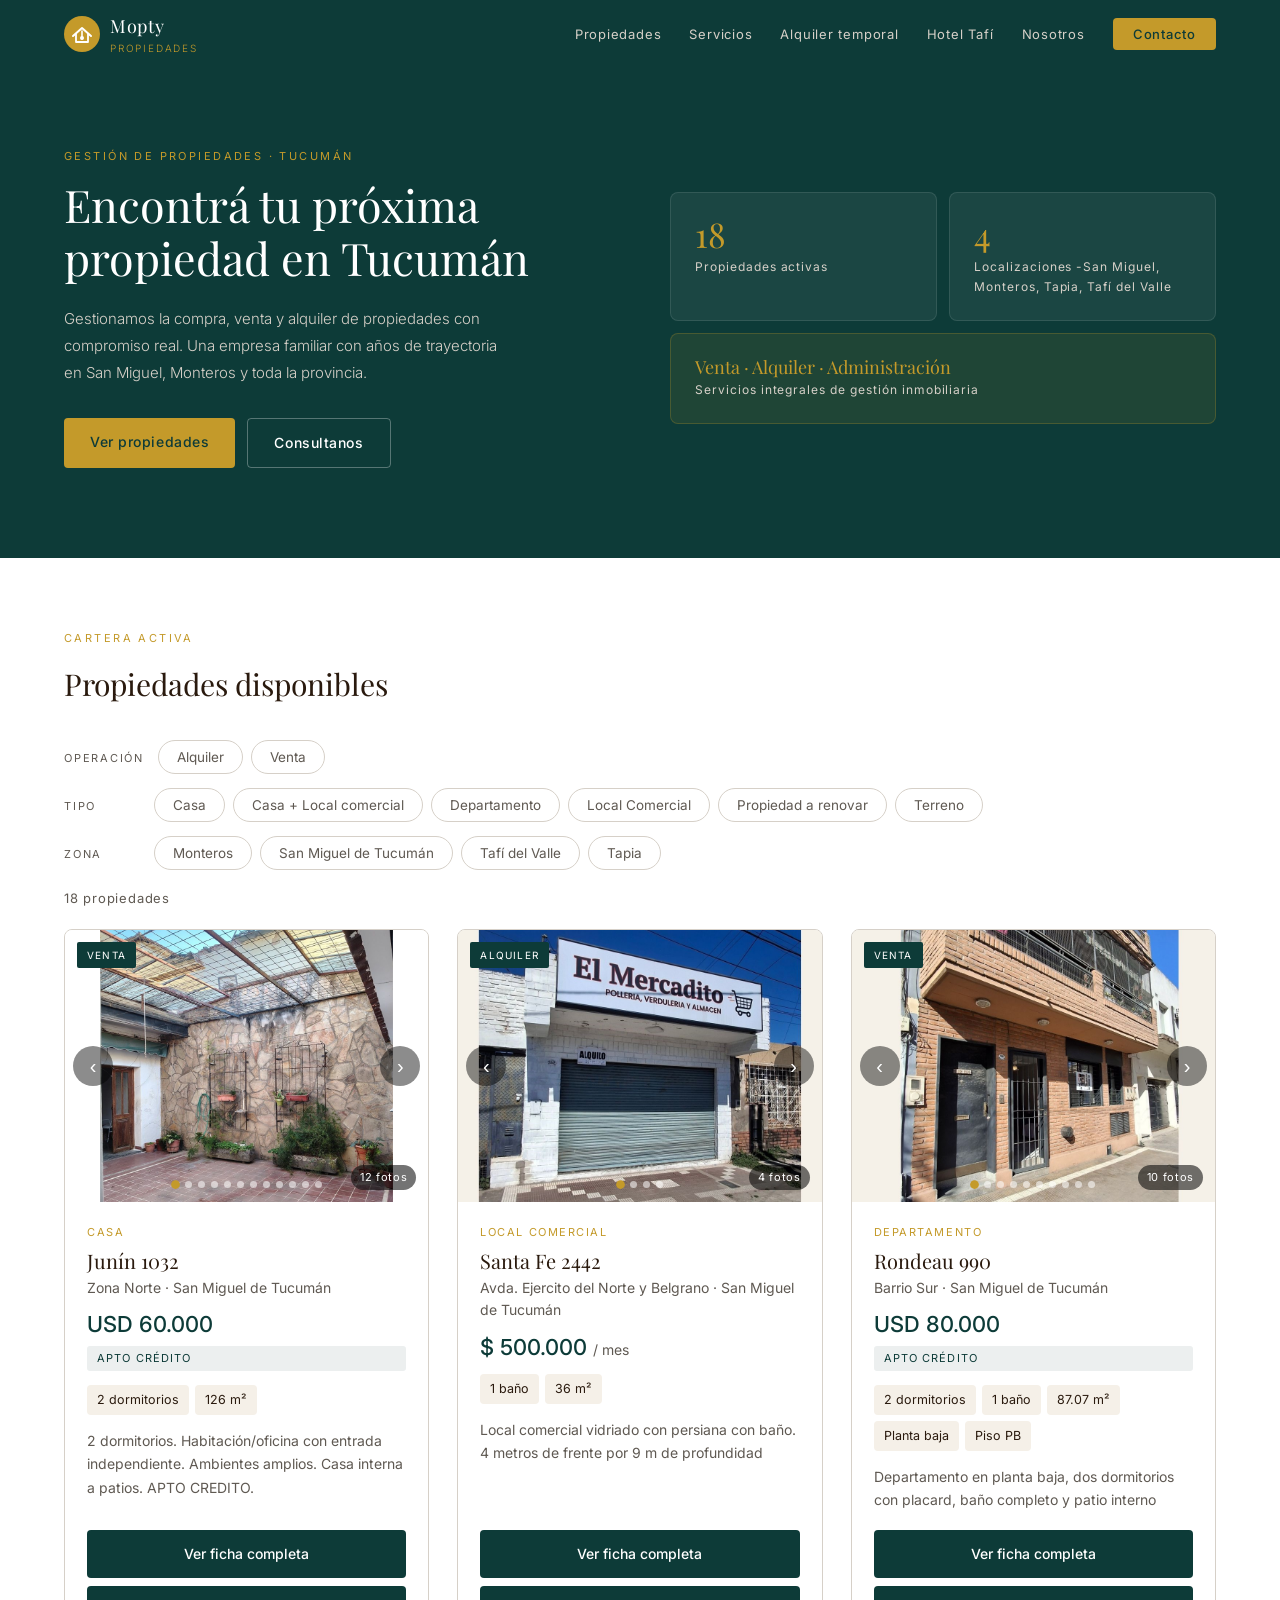
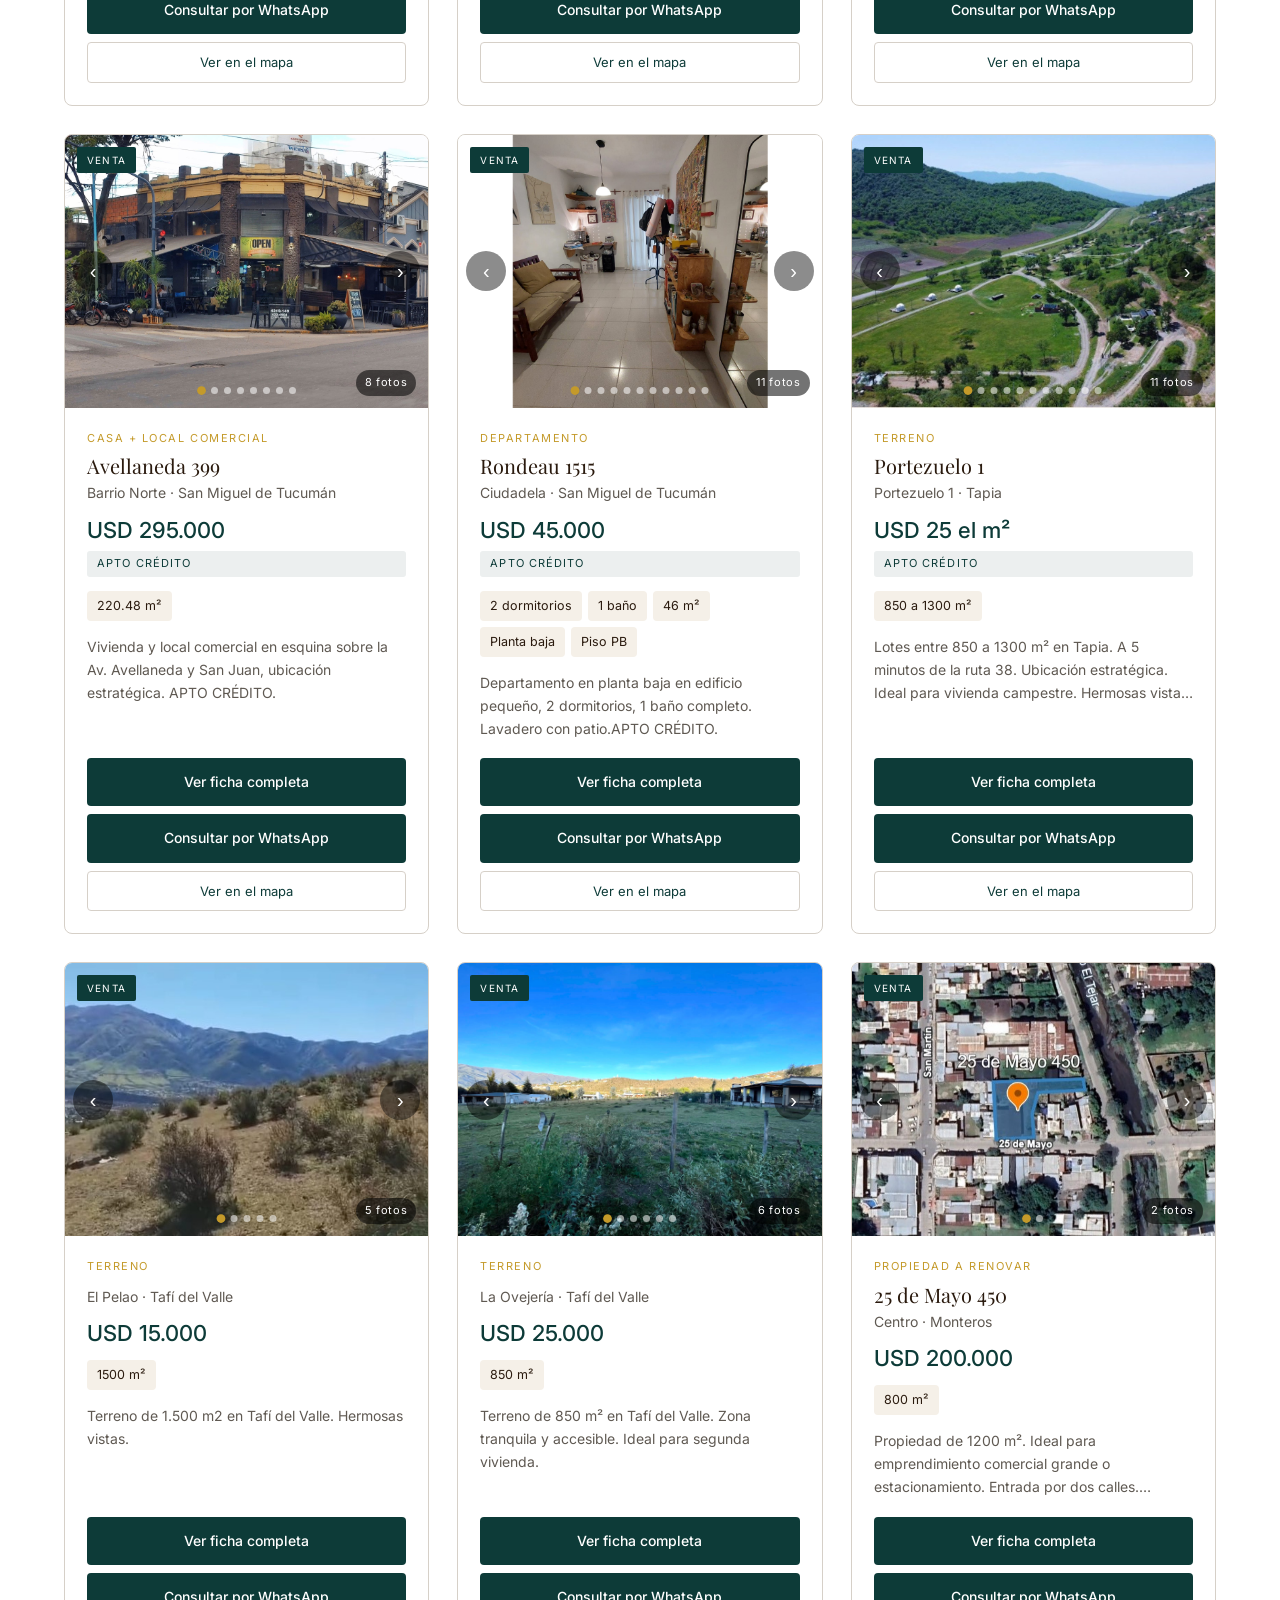
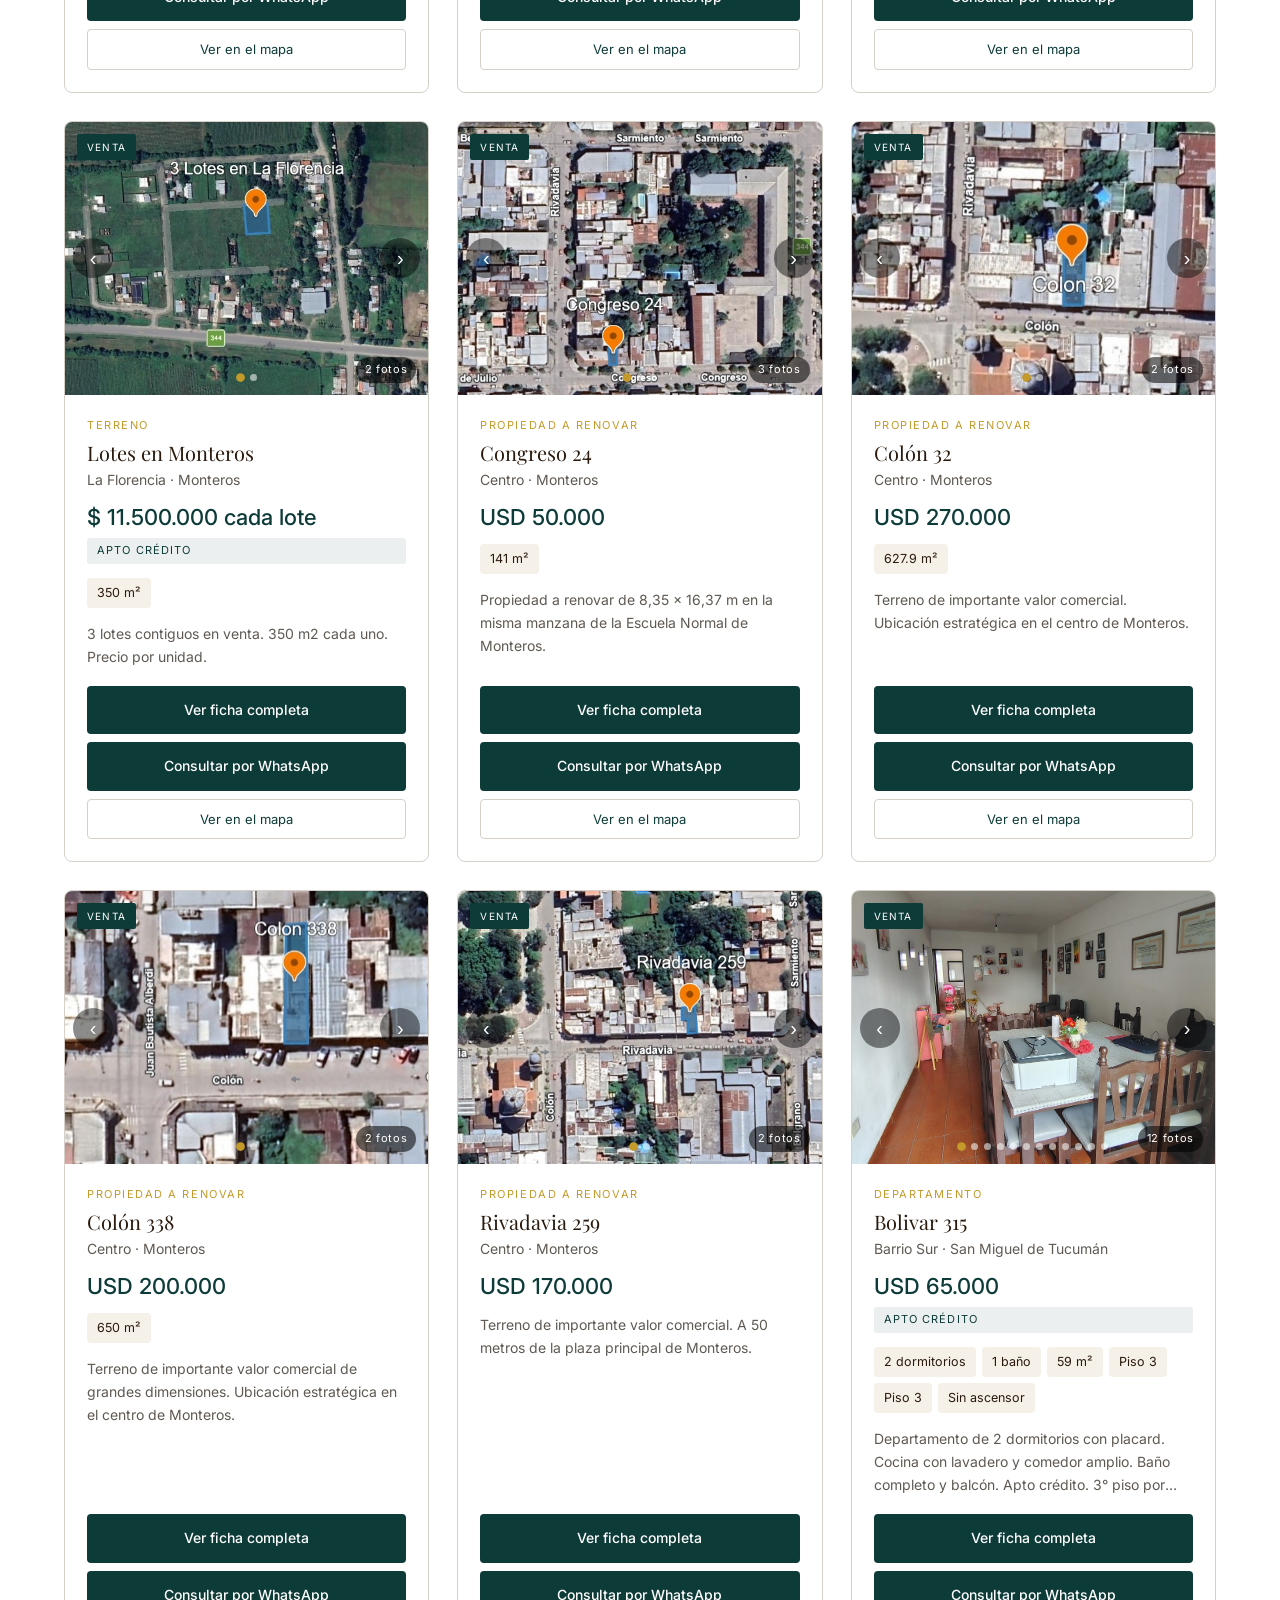
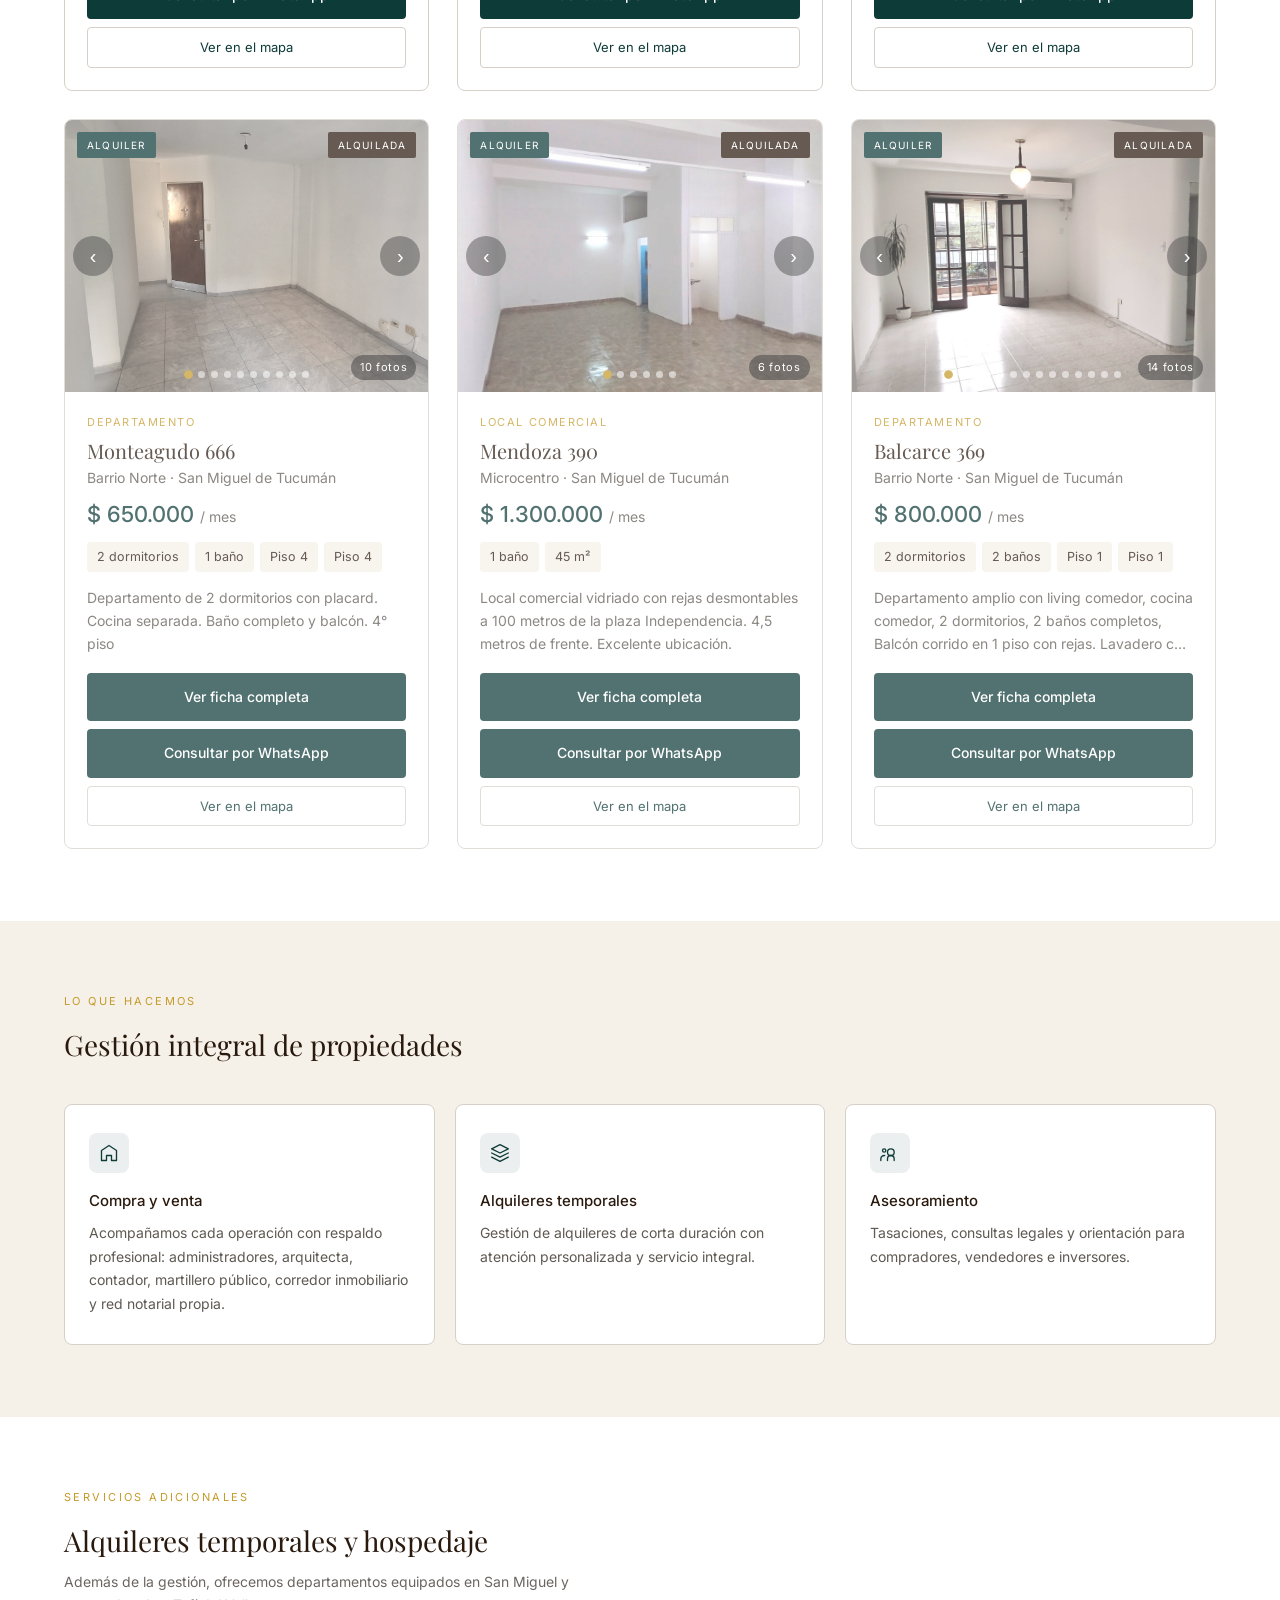
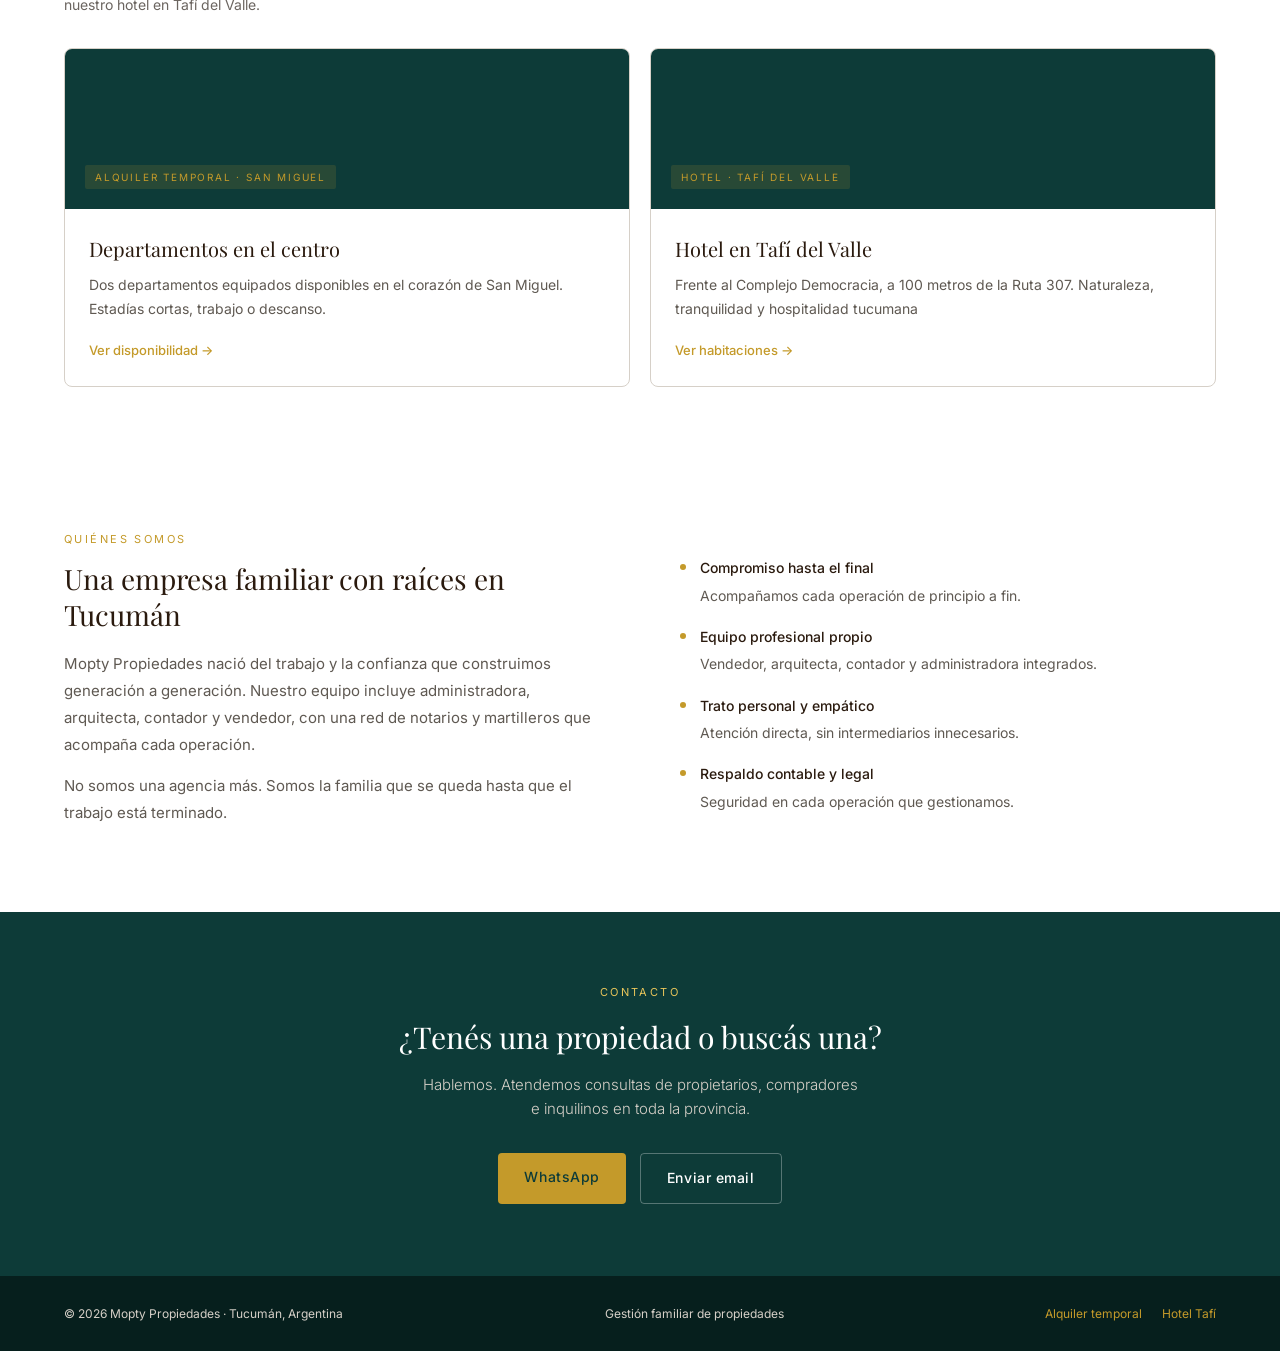
<file: index.html>
<!DOCTYPE html>
<html lang="es">
<head>
  <meta charset="UTF-8">
  <meta name="viewport" content="width=device-width, initial-scale=1.0">
  <meta name="description" content="Mopty Propiedades — Gestión, compraventa y alquileres en Tucumán. Departamentos, casas, terrenos y locales comerciales en San Miguel, Monteros y Tafí del Valle.">
  <title>Mopty Propiedades | Tucumán</title>
  <link rel="preconnect" href="https://fonts.googleapis.com">
  <link rel="preconnect" href="https://fonts.gstatic.com" crossorigin>
  <link href="https://fonts.googleapis.com/css2?family=Playfair+Display:wght@400;500&family=Inter:wght@300;400;500&display=swap" rel="stylesheet">
  <link rel="stylesheet" href="css/style.css">
</head>
<body>

<nav>
  <a href="/" class="nav-logo">
    <svg width="36" height="36" viewBox="0 0 36 36" fill="none">
      <circle cx="18" cy="18" r="18" fill="#C49A2A"/>
      <path d="M9 20L18 12L27 20" stroke="white" stroke-width="2" stroke-linecap="round" stroke-linejoin="round"/>
      <path d="M12 18V26H24V18" stroke="white" stroke-width="1.8" stroke-linecap="round" stroke-linejoin="round"/>
      <line x1="18" y1="15" x2="18" y2="23" stroke="white" stroke-width="1.6" stroke-linecap="round"/>
      <circle cx="18" cy="22" r="2" fill="white"/>
    </svg>
    <div class="nav-logo-text">Mopty<span>Propiedades</span></div>
  </a>
  <ul class="nav-links">
    <li><a href="#propiedades">Propiedades</a></li>
    <li><a href="#servicios">Servicios</a></li>
    <li><a href="departamentos/">Alquiler temporal</a></li>
    <li><a href="https://lavidalatafi.com.ar" target="_blank" rel="noopener">Hotel Tafí</a></li>
    <li><a href="#nosotros">Nosotros</a></li>
    <li><a href="#contacto" class="nav-cta">Contacto</a></li>
  </ul>
</nav>

<!-- HERO -->
<section class="hero">
  <div>
    <span class="eyebrow">Gestión de propiedades · Tucumán</span>
    <h1>Encontrá tu próxima propiedad en Tucumán</h1>
    <p class="hero-sub">Gestionamos la compra, venta y alquiler de propiedades con compromiso real. Una empresa familiar con años de trayectoria en San Miguel, Monteros y toda la provincia.</p>
    <div class="hero-actions">
      <a href="#propiedades" class="btn btn-gold">Ver propiedades</a>
      <a href="#contacto" class="btn btn-outline">Consultanos</a>
    </div>
  </div>
  <div class="hero-stats">
    <div class="stat-card">
      <div class="stat-num">18</div>
      <div class="stat-label">Propiedades activas</div>
    </div>
    <div class="stat-card">
      <div class="stat-num">4</div>
      <div class="stat-label">Localizaciones -San Miguel, Monteros, Tapia, Tafí del Valle</div>
    </div>
    <div class="stat-card accent" style="grid-column: span 2;">
      <div class="stat-num" style="font-size:18px; margin-bottom:4px;">Venta · Alquiler · Administración</div>
      <div class="stat-label">Servicios integrales de gestión inmobiliaria</div>
    </div>
  </div>
</section>

<!-- PROPIEDADES -->
<section class="propiedades-section" id="propiedades">
  <div class="section-header">
    <span class="eyebrow">Cartera activa</span>
    <h2>Propiedades disponibles</h2>
  </div>

  <!-- Los filtros se generan desde data/propiedades.json: nunca queda un filtro vacío -->
  <div class="filtros" id="filtros"></div>

  <div class="prop-count" id="prop-count"></div>

  <div class="propiedades-grid" id="propiedades-grid"></div>
</section>

<!-- SERVICIOS -->
<section class="servicios" id="servicios">
  <span class="eyebrow">Lo que hacemos</span>
  <h2 style="font-family:'Playfair Display',serif; font-size:28px; font-weight:400;">Gestión integral de propiedades</h2>
  <div class="servicios-grid">
    <div class="servicio-item">
      <div class="servicio-icon">
        <svg viewBox="0 0 24 24"><path d="M3 9L12 3L21 9V21H15V15H9V21H3V9Z"/></svg>
      </div>
      <h3>Compra y venta</h3>
      <p>Acompañamos cada operación con respaldo profesional: administradores, arquitecta, contador, martillero público, corredor inmobiliario y red notarial propia.</p>
    </div>
    <div class="servicio-item">
      <div class="servicio-icon">
        <svg viewBox="0 0 24 24"><path d="M12 2L2 7L12 12L22 7L12 2Z"/><path d="M2 17L12 22L22 17"/><path d="M2 12L12 17L22 12"/></svg>
      </div>
      <h3>Alquileres temporales</h3>
      <p>Gestión de alquileres de corta duración con atención personalizada y servicio integral.</p>
    </div>
    <div class="servicio-item">
      <div class="servicio-icon">
        <svg viewBox="0 0 24 24"><path d="M17 21V19A4 4 0 0 0 9 19V21"/><circle cx="13" cy="11" r="4"/><path d="M1 21V19A4 4 0 0 1 5.66 15.1"/><circle cx="5" cy="9" r="2"/></svg>
      </div>
      <h3>Asesoramiento</h3>
      <p>Tasaciones, consultas legales y orientación para compradores, vendedores e inversores.</p>
    </div>
  </div>
</section>

<!-- ALQUILERES TEMPORALES -->
<section class="temporales-section" id="temporal">
  <span class="eyebrow">Servicios adicionales</span>
  <h2 style="font-family:'Playfair Display',serif; font-size:28px; font-weight:400; margin-bottom:8px;">Alquileres temporales y hospedaje</h2>
  <p style="font-size:14px; color:#6B6560; max-width:520px;">Además de la gestión, ofrecemos departamentos equipados en San Miguel y nuestro hotel en Tafí del Valle.</p>
  <div class="temp-cards">
    <a href="departamentos/" class="temp-card">
      <div class="temp-card-header">
        <span>Alquiler temporal · San Miguel</span>
      </div>
      <div class="temp-card-body">
        <h3>Departamentos en el centro</h3>
        <p>Dos departamentos equipados disponibles en el corazón de San Miguel. Estadías cortas, trabajo o descanso.</p>
        <span class="temp-link">Ver disponibilidad →</span>
      </div>
    </a>
    <a href="https://lavidalatafi.com.ar" class="temp-card" target="_blank" rel="noopener">
      <div class="temp-card-header tafi">
        <span>Hotel · Tafí del Valle</span>
      </div>
      <div class="temp-card-body">
        <h3>Hotel en Tafí del Valle</h3>
        <p>Frente al Complejo Democracia, a 100 metros de la Ruta 307. Naturaleza, tranquilidad y hospitalidad tucumana</p>
        <span class="temp-link">Ver habitaciones →</span>
      </div>
    </a>
  </div>
</section>

<!-- NOSOTROS -->
<section class="about" id="nosotros">
  <div>
    <span class="eyebrow">Quiénes somos</span>
    <h2>Una empresa familiar con raíces en Tucumán</h2>
    <p>Mopty Propiedades nació del trabajo y la confianza que construimos generación a generación. Nuestro equipo incluye administradora, arquitecta, contador y vendedor, con una red de notarios y martilleros que acompaña cada operación.</p>
    <p>No somos una agencia más. Somos la familia que se queda hasta que el trabajo está terminado.</p>
  </div>
  <div class="valores">
    <div class="valor"><div class="valor-dot"></div><div class="valor-text"><strong>Compromiso hasta el final</strong><p>Acompañamos cada operación de principio a fin.</p></div></div>
    <div class="valor"><div class="valor-dot"></div><div class="valor-text"><strong>Equipo profesional propio</strong><p>Vendedor, arquitecta, contador y administradora integrados.</p></div></div>
    <div class="valor"><div class="valor-dot"></div><div class="valor-text"><strong>Trato personal y empático</strong><p>Atención directa, sin intermediarios innecesarios.</p></div></div>
    <div class="valor"><div class="valor-dot"></div><div class="valor-text"><strong>Respaldo contable y legal</strong><p>Seguridad en cada operación que gestionamos.</p></div></div>
  </div>
</section>

<!-- CONTACTO -->
<section class="contact-cta" id="contacto">
  <span class="eyebrow" style="color: var(--gold-lt);">Contacto</span>
  <h2>¿Tenés una propiedad o buscás una?</h2>
  <p>Hablemos. Atendemos consultas de propietarios, compradores e inquilinos en toda la provincia.</p>
  <div class="contact-btns">
    <a href="https://wa.me/5493815394603" class="btn btn-gold" target="_blank" rel="noopener">WhatsApp</a>
    <a href="mailto:moptypropiedades@gmail.com" class="btn btn-outline">Enviar email</a>
  </div>
</section>

<footer>
  <span>© <span id="anio">2025</span> Mopty Propiedades · Tucumán, Argentina</span>
  <span>Gestión familiar de propiedades</span>
  <div style="display:flex; gap:20px;">
    <a href="departamentos/">Alquiler temporal</a>
    <a href="https://lavidalatafi.com.ar" target="_blank" rel="noopener">Hotel Tafí</a>
  </div>
</footer>

<script>
/* =========================================================
   MOPTY PROPIEDADES — cartera de propiedades
   ========================================================= */

const WHATSAPP = '5493815394603';

const norm = v => (v == null ? '' : String(v)).trim().toLowerCase();
const esc = v => (v == null ? '' : String(v))
  .replace(/&/g, '&amp;').replace(/</g, '&lt;').replace(/>/g, '&gt;').replace(/"/g, '&quot;');

/* ---------- Estado de la vista ---------- */
const filtro = { operacion: null, tipo: null, zona: null };
let PROPS = [];

/* ---------- Carga ---------- */
async function cargarPropiedades() {
  const res = await fetch('data/propiedades.json');
  const props = await res.json();
  // Ocultas nunca se muestran. Las no disponibles y las sin fotos van al final.
  PROPS = props
    .filter(p => norm(p.estado) !== 'oculta')
    .sort((a, b) => puntaje(b) - puntaje(a));
  window._props = PROPS;
  construirFiltros(PROPS);
  aplicarFiltros();
}

function puntaje(p) {
  let s = 0;
  if (p.fotos && p.fotos.length) s += 2;
  const e = norm(p.estado);
  if (e === '' || e === 'activa') s += 1;
  return s;
}

/* ---------- Filtros generados desde los datos ---------- */
function unicos(lista) {
  const vistos = new Map();
  lista.forEach(v => {
    if (v == null || String(v).trim() === '') return;
    const k = norm(v);
    if (!vistos.has(k)) vistos.set(k, String(v).trim());
  });
  return [...vistos.values()].sort((a, b) => a.localeCompare(b, 'es'));
}

function construirFiltros(props) {
  const grupos = [
    { dim: 'operacion', titulo: 'Operación', valores: unicos(props.flatMap(p => p.actividad || [])) },
    { dim: 'tipo',      titulo: 'Tipo',      valores: unicos(props.map(p => p.tipo)) },
    { dim: 'zona',      titulo: 'Zona',      valores: unicos(props.map(p => p.ciudad)) }
  ];

  const cont = document.getElementById('filtros');
  cont.innerHTML = grupos.map(g => `
    <div class="filtro-grupo">
      <span class="filtro-label">${esc(g.titulo)}</span>
      <div class="filtro-row">
        ${g.valores.map(v => `
          <button type="button" class="filtro-btn" data-dim="${g.dim}" data-valor="${esc(v)}" aria-pressed="false">${esc(v)}</button>
        `).join('')}
      </div>
    </div>
  `).join('') + `
    <button type="button" class="filtro-reset" id="filtro-reset" hidden>Limpiar filtros</button>
  `;

  cont.querySelectorAll('.filtro-btn').forEach(btn => {
    btn.addEventListener('click', () => {
      const { dim, valor } = btn.dataset;
      // Volver a tocar el mismo filtro lo desactiva
      filtro[dim] = norm(filtro[dim]) === norm(valor) ? null : valor;
      aplicarFiltros();
    });
  });
  document.getElementById('filtro-reset').addEventListener('click', () => {
    filtro.operacion = filtro.tipo = filtro.zona = null;
    aplicarFiltros();
  });
}

function aplicarFiltros() {
  const filtradas = PROPS.filter(p => {
    if (filtro.operacion && !(p.actividad || []).some(a => norm(a) === norm(filtro.operacion))) return false;
    if (filtro.tipo && norm(p.tipo) !== norm(filtro.tipo)) return false;
    if (filtro.zona && norm(p.ciudad) !== norm(filtro.zona)) return false;
    return true;
  });

  document.querySelectorAll('.filtro-btn').forEach(b => {
    const activo = norm(filtro[b.dataset.dim]) === norm(b.dataset.valor);
    b.classList.toggle('active', activo);
    b.setAttribute('aria-pressed', activo ? 'true' : 'false');
  });
  const hayFiltro = !!(filtro.operacion || filtro.tipo || filtro.zona);
  document.getElementById('filtro-reset').hidden = !hayFiltro;

  const n = filtradas.length;
  document.getElementById('prop-count').textContent =
    n === 0 ? 'Sin resultados' : (n === 1 ? '1 propiedad' : n + ' propiedades');

  renderizar(filtradas);
}

/* ---------- Precio, superficie y características ---------- */
function formatPrecio(p) {
  if (p.precioDetalle) return esc(p.precioDetalle);
  if (!p.precio) return 'Consultar precio';
  // "/ mes" solo si la propiedad es únicamente alquiler (si también se vende, el precio es el de venta)
  const acts = p.actividad || [];
  const alquiler = acts.length > 0 && acts.every(a => norm(a).indexOf('alquiler') === 0);
  const m = norm(p.moneda);
  const simbolo = (m === 'usd' || m === 'u$s' || m === 'dolares') ? 'USD ' : '$ ';
  return simbolo + p.precio.toLocaleString('es-AR') + (alquiler ? ' <span class="prop-periodo">/ mes</span>' : '');
}

function chips(p) {
  const c = [];
  if (p.dormitorios) c.push(p.dormitorios + (p.dormitorios === 1 ? ' dormitorio' : ' dormitorios'));
  if (p.banos) c.push(p.banos + (p.banos === 1 ? ' baño' : ' baños'));
  if (p.cochera) c.push('Cochera');
  if (p.superficie) c.push(p.superficie + ' m²');
  if (p.superficieRango) c.push(p.superficieRango);
  if (p.piso) c.push(p.piso === 'PB' ? 'Planta baja' : 'Piso ' + p.piso);
  if (p.piso) c.push('Piso ' + p.piso);
  if (p.ascensor === true) c.push('Con ascensor');
  if (p.ascensor === false) c.push('Sin ascensor');
  if (p.amoblado) c.push('Amoblado');
  if (p.expensas) c.push('Expensas $ ' + Number(p.expensas).toLocaleString('es-AR'));
  if (!c.length) return '';
  return `<div class="prop-chips">${c.map(x => `<span class="prop-chip">${esc(x)}</span>`).join('')}</div>`;
}

function destacados(p) {
  const d = [];
  if (p.aptoCredito) d.push('Apto crédito');
  if (norm(p.estado) === 'reservada') d.push('Reservada');
  if (norm(p.estado) === 'vendida') d.push('Vendida');
  if (norm(p.estado) === 'alquilada') d.push('Alquilada');
  return d;
}

function mensajeWA(p) {
  const ref = [p.tipo, p.direccion, p.ciudad].filter(Boolean).join(' · ');
  return 'https://wa.me/' + WHATSAPP + '?text=' +
    encodeURIComponent('Hola Mopty, me interesa la propiedad: ' + ref + '. ¿Me pasan más información?');
}

/* ---------- Tarjetas ---------- */
function renderizar(props) {
  const grid = document.getElementById('propiedades-grid');

  if (!props.length) {
    grid.innerHTML = `
      <div class="prop-empty">
        <p>No hay propiedades con esta combinación de filtros.</p>
        <div class="prop-empty-actions">
          <button type="button" class="btn btn-verde" onclick="document.getElementById('filtro-reset').click()">Ver todas</button>
          <a class="btn btn-outline-verde" href="${mensajeWA({ tipo: 'una propiedad', direccion: '', ciudad: '' })}" target="_blank" rel="noopener">Contanos qué buscás</a>
        </div>
      </div>`;
    return;
  }

  grid.innerHTML = props.map(p => {
    const fotos = p.fotos || [];
    const tieneFotos = fotos.length > 0;
    const estado = norm(p.estado);
    const noDisponible = ['vendida', 'alquilada', 'reservada'].indexOf(estado) !== -1;

    const galeria = tieneFotos ? `
      <div class="prop-slides" id="ps-${p.id}" data-total="${fotos.length}">
        ${fotos.map((f, i) => i === 0
          ? `<img src="${esc(f)}" alt="${esc(p.tipo)} en ${esc(p.direccion)} — foto 1" width="800" height="600" fetchpriority="low">`
          : `<img data-src="${esc(f)}" alt="${esc(p.tipo)} en ${esc(p.direccion)} — foto ${i + 1}" width="800" height="600" loading="lazy">`
        ).join('')}
      </div>
      ${fotos.length > 1 ? `
        <button type="button" class="prop-slide-btn prev" aria-label="Foto anterior" onclick="slideP(event,'${p.id}',-1)">&#8249;</button>
        <button type="button" class="prop-slide-btn next" aria-label="Foto siguiente" onclick="slideP(event,'${p.id}',1)">&#8250;</button>
        <div class="prop-slide-dots" id="pd-${p.id}">
          ${fotos.map((_, i) => `<button type="button" class="prop-slide-dot ${i === 0 ? 'active' : ''}" aria-label="Ir a la foto ${i + 1}" onclick="slideP(event,'${p.id}',0,${i})"></button>`).join('')}
        </div>
        <span class="prop-fotos">${fotos.length} fotos</span>
      ` : ''}
    ` : `
      <div class="prop-sin-foto">
        <svg viewBox="0 0 24 24" aria-hidden="true"><path d="M3 9L12 3L21 9V21H15V15H9V21H3V9Z"/></svg>
        <span>Fotos en preparación</span>
      </div>`;

    return `
    <article class="prop-card${noDisponible ? ' no-disponible' : ''}">
      <div class="prop-card-img">
        ${galeria}
        <span class="prop-tag">${esc((p.actividad || []).join(' · '))}</span>
        ${noDisponible ? `<span class="prop-estado">${esc(destacados(p)[destacados(p).length - 1] || '')}</span>` : ''}
      </div>
      <div class="prop-card-body">
        <div class="prop-tipo">${esc(p.tipo)}</div>
        <h3 class="prop-direccion"><a href="propiedad.html?id=${p.id}">${esc(p.direccion)}</a></h3>
        <div class="prop-ciudad">${p.barrio ? esc(p.barrio) + ' · ' : ''}${esc(p.ciudad)}</div>
        <div class="prop-precio">${formatPrecio(p)}</div>
        ${p.aptoCredito ? `<span class="prop-credito">Apto crédito</span>` : ''}
        ${chips(p)}
        <p class="prop-desc">${esc(p.descripcion)}</p>
        <div class="prop-actions">
          <a class="prop-cta prop-cta-ficha" href="propiedad.html?id=${p.id}">Ver ficha completa</a>
          <a class="prop-cta" href="${mensajeWA(p)}" target="_blank" rel="noopener">Consultar por WhatsApp</a>
          ${p.mapa ? `<a class="prop-mapa" href="${esc(p.mapa)}" target="_blank" rel="noopener">Ver en el mapa</a>` : ''}
        </div>
      </div>
    </article>`;
  }).join('');

  // Swipe táctil en cada galería
  grid.querySelectorAll('.prop-slides').forEach(sl => {
    const id = sl.id.replace('ps-', '');
    let x0 = null;
    sl.addEventListener('touchstart', e => { x0 = e.touches[0].clientX; }, { passive: true });
    sl.addEventListener('touchend', e => {
      if (x0 === null) return;
      const dx = e.changedTouches[0].clientX - x0;
      if (Math.abs(dx) > 40) slideP(e, id, dx < 0 ? 1 : -1);
      x0 = null;
    });
  });
}

/* ---------- Carrusel ---------- */
const _slideIdx = {};

function precargar(slides, i) {
  [i, i + 1].forEach(k => {
    const img = slides.children[k];
    if (img && img.dataset.src) { img.src = img.dataset.src; delete img.dataset.src; }
  });
}

function slideP(e, id, dir, goTo) {
  if (e && e.stopPropagation) e.stopPropagation();
  const slides = document.getElementById('ps-' + id);
  if (!slides) return;
  const dots = document.querySelectorAll('#pd-' + id + ' .prop-slide-dot');
  const total = slides.children.length;
  if (!_slideIdx[id]) _slideIdx[id] = 0;
  if (goTo !== undefined) _slideIdx[id] = goTo;
  else _slideIdx[id] = (_slideIdx[id] + dir + total) % total;
  precargar(slides, _slideIdx[id]);
  slides.style.transform = `translateX(-${_slideIdx[id] * 100}%)`;
  dots.forEach((d, i) => {
    d.classList.toggle('active', i === _slideIdx[id]);
    d.setAttribute('aria-current', i === _slideIdx[id] ? 'true' : 'false');
  });
}

document.getElementById('anio').textContent = new Date().getFullYear();
cargarPropiedades();
</script>
</body>
</html>
</file>
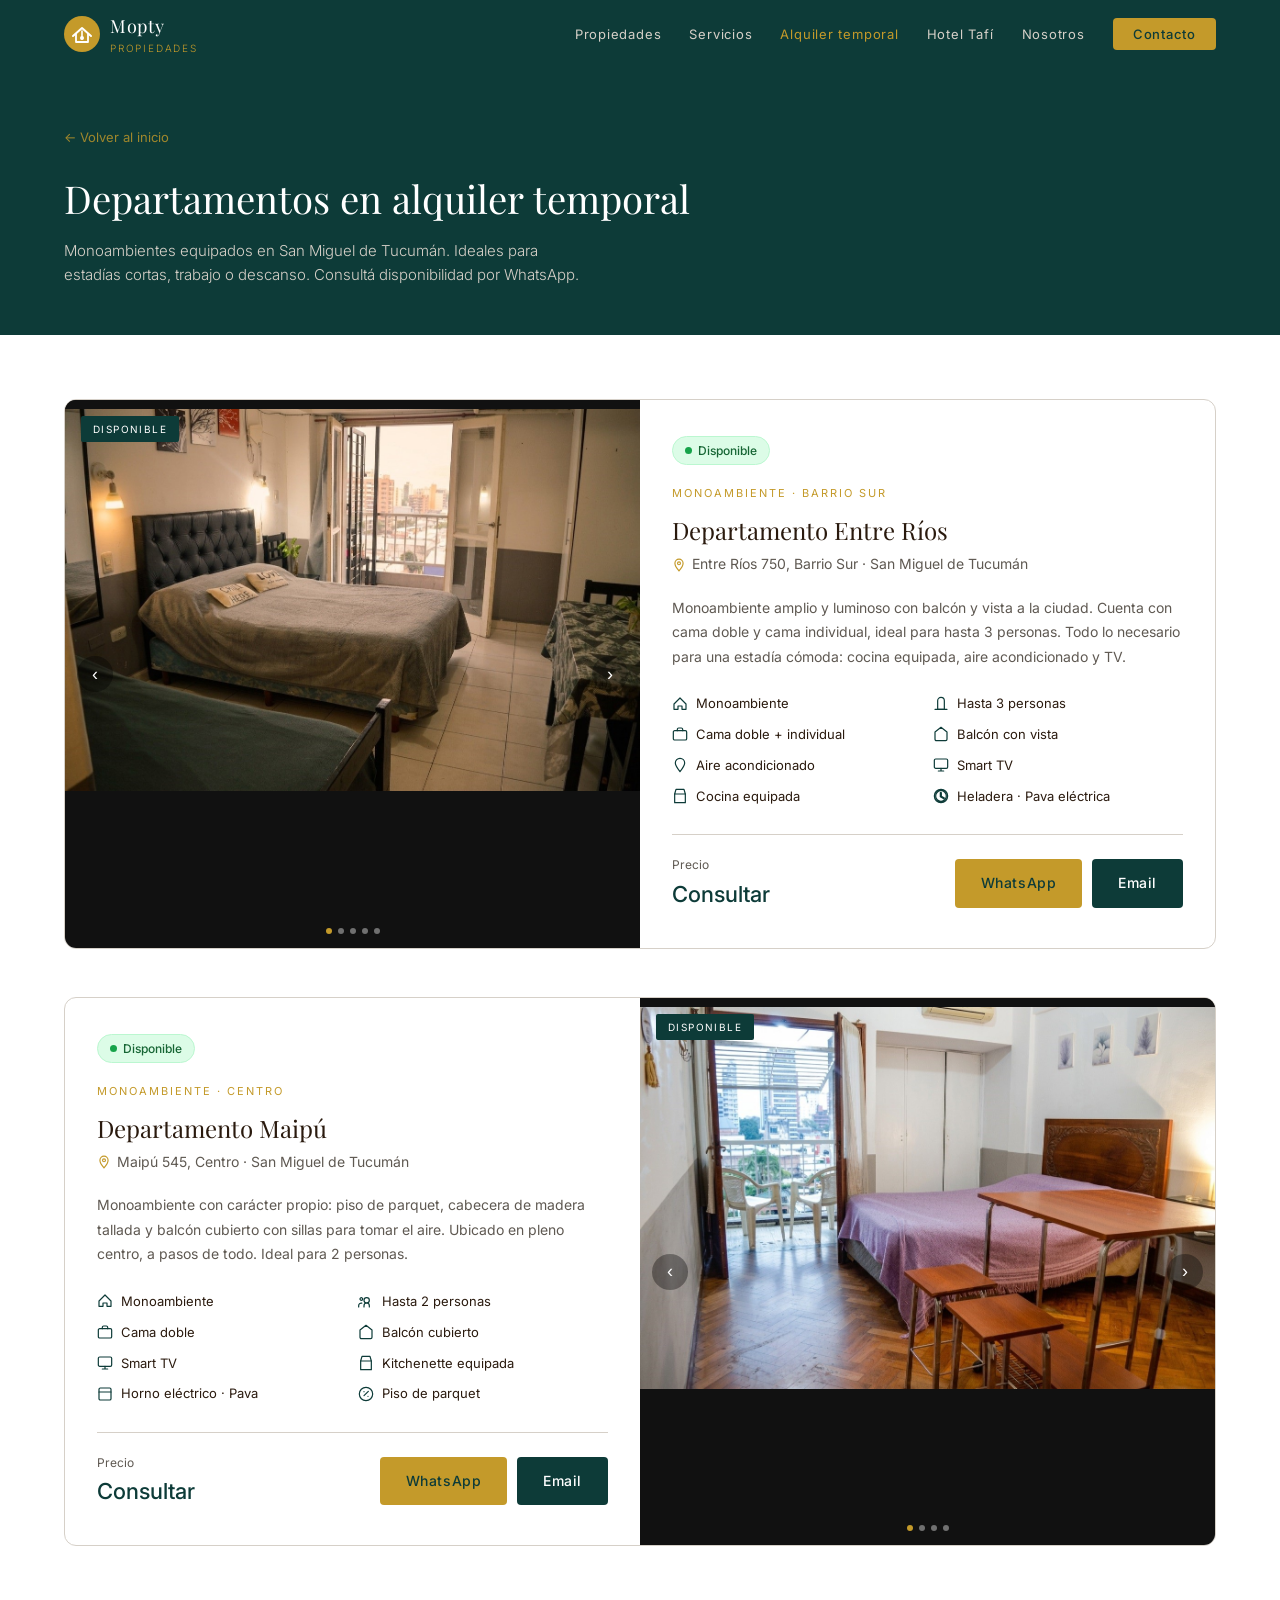
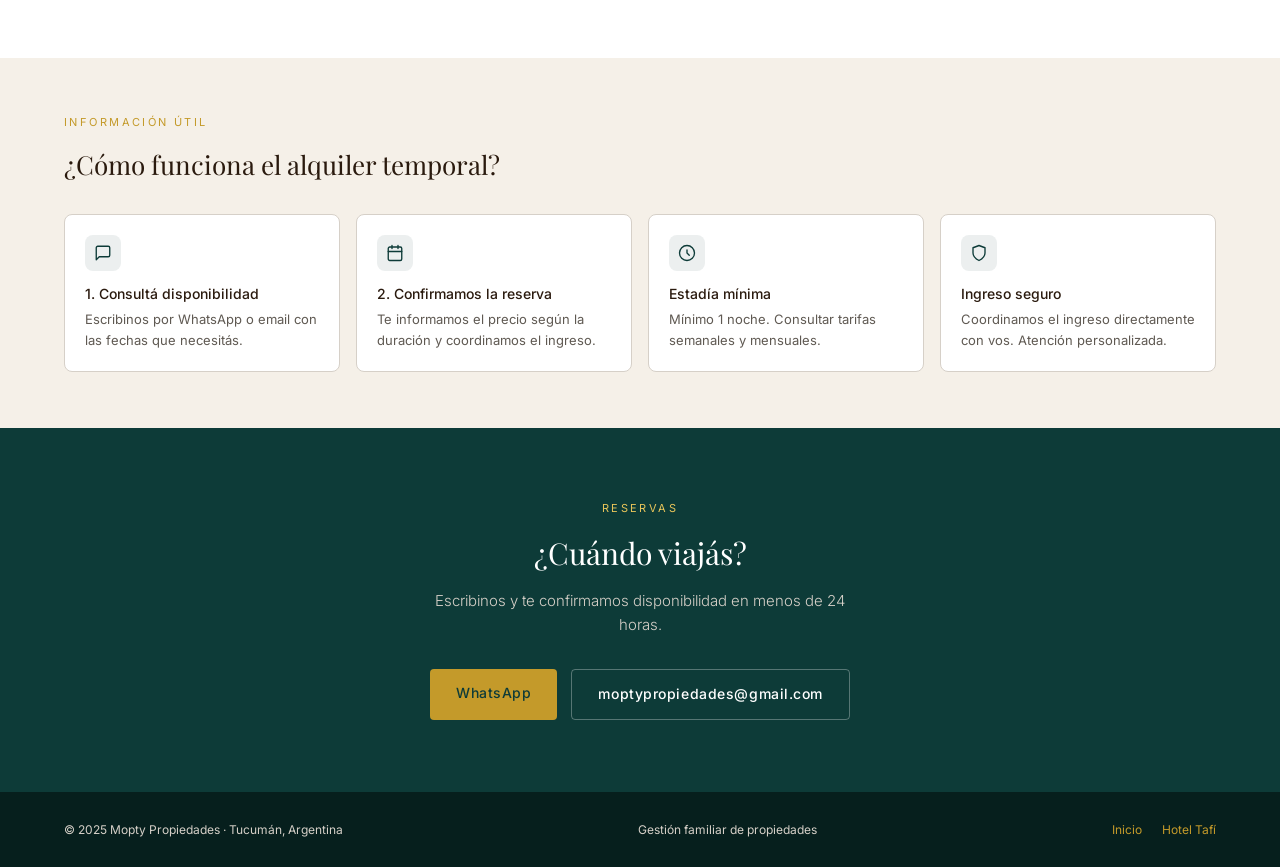
<file: departamentos/index.html>
<!DOCTYPE html>
<html lang="es">
<head>
  <meta charset="UTF-8">
  <meta name="viewport" content="width=device-width, initial-scale=1.0">
  <meta name="description" content="Departamentos en alquiler temporal en San Miguel de Tucumán. Monoambientes equipados en el centro y Barrio Sur. Consultas por WhatsApp.">
  <title>Departamentos temporales | Mopty Propiedades</title>
  <link rel="preconnect" href="https://fonts.googleapis.com">
  <link rel="preconnect" href="https://fonts.gstatic.com" crossorigin>
  <link href="https://fonts.googleapis.com/css2?family=Playfair+Display:wght@400;500&family=Inter:wght@300;400;500&display=swap" rel="stylesheet">
  <link rel="stylesheet" href="../css/style.css">
  <style>
    .page-hero {
      background: var(--verde);
      color: var(--white);
      padding: 56px 5% 48px;
    }
    .page-hero a {
      color: var(--gold);
      text-decoration: none;
      font-size: 13px;
      display: inline-flex;
      align-items: center;
      gap: 6px;
      margin-bottom: 20px;
      opacity: 0.8;
    }
    .page-hero a:hover { opacity: 1; }
    .page-hero h1 {
      font-family: 'Playfair Display', serif;
      font-size: clamp(26px, 3vw, 40px);
      font-weight: 400;
      margin-bottom: 10px;
    }
    .page-hero p {
      font-size: 15px;
      color: var(--gray-lt);
      font-weight: 300;
      max-width: 520px;
    }

    /* DEPTO CARD */
    .deptos-section {
      padding: 64px 5%;
    }

    .depto-card {
      background: var(--white);
      border: 1px solid var(--gray-lt);
      border-radius: 12px;
      overflow: hidden;
      margin-bottom: 48px;
    }

    .depto-card-inner {
      display: grid;
      grid-template-columns: 1fr 1fr;
    }

    /* GALERÍA */
    .galeria {
      position: relative;
      background: #111;
      overflow: hidden;
      min-height: 400px;
    }

    .galeria-slides {
      display: flex;
      height: 100%;
      transition: transform 0.35s ease;
    }

    .galeria-slide {
      min-width: 100%;
      height: 400px;
     object-fit: contain;
      background: #111;
      display: block;
}

    .galeria-nav {
      position: absolute;
      bottom: 14px;
      left: 50%;
      transform: translateX(-50%);
      display: flex;
      gap: 6px;
    }

    .galeria-dot {
      width: 6px;
      height: 6px;
      border-radius: 50%;
      background: rgba(255,255,255,0.4);
      cursor: pointer;
      border: none;
      padding: 0;
      transition: background 0.2s;
    }
    .galeria-dot.active { background: var(--gold); }

    .galeria-btn {
      position: absolute;
      top: 50%;
      transform: translateY(-50%);
      background: rgba(0,0,0,0.35);
      border: none;
      color: white;
      width: 36px;
      height: 36px;
      border-radius: 50%;
      cursor: pointer;
      font-size: 18px;
      display: flex;
      align-items: center;
      justify-content: center;
      transition: background 0.2s;
    }
    .galeria-btn:hover { background: rgba(0,0,0,0.6); }
    .galeria-btn.prev { left: 12px; }
    .galeria-btn.next { right: 12px; }

    .galeria-tag {
      position: absolute;
      top: 16px;
      left: 16px;
      background: var(--verde);
      color: white;
      font-size: 10px;
      letter-spacing: 0.14em;
      text-transform: uppercase;
      padding: 5px 12px;
      border-radius: 2px;
    }

    /* INFO DEPTO */
    .depto-info {
      padding: 36px 32px;
      display: flex;
      flex-direction: column;
      justify-content: space-between;
    }

    .depto-tipo {
      font-size: 11px;
      letter-spacing: 0.18em;
      text-transform: uppercase;
      color: var(--gold);
      margin-bottom: 8px;
    }

    .depto-nombre {
      font-family: 'Playfair Display', serif;
      font-size: 24px;
      font-weight: 400;
      margin-bottom: 4px;
    }

    .depto-direccion {
      font-size: 14px;
      color: var(--gray);
      margin-bottom: 20px;
      display: flex;
      align-items: center;
      gap: 6px;
    }

    .depto-direccion svg {
      width: 14px;
      height: 14px;
      stroke: var(--gold);
      fill: none;
      stroke-width: 2;
      flex-shrink: 0;
    }

    .depto-desc {
      font-size: 14px;
      color: var(--gray);
      line-height: 1.75;
      margin-bottom: 24px;
    }

    .depto-features {
      display: grid;
      grid-template-columns: 1fr 1fr;
      gap: 10px;
      margin-bottom: 28px;
    }

    .feature {
      display: flex;
      align-items: center;
      gap: 8px;
      font-size: 13px;
      color: var(--brown-txt);
    }

    .feature svg {
      width: 16px;
      height: 16px;
      stroke: var(--verde);
      fill: none;
      stroke-width: 1.8;
      stroke-linecap: round;
      stroke-linejoin: round;
      flex-shrink: 0;
    }

    .depto-precio-row {
      display: flex;
      align-items: center;
      justify-content: space-between;
      padding-top: 20px;
      border-top: 1px solid var(--gray-lt);
      flex-wrap: wrap;
      gap: 12px;
    }

    .depto-precio-label {
      font-size: 12px;
      color: var(--gray);
      margin-bottom: 2px;
    }

    .depto-precio-valor {
      font-size: 22px;
      font-weight: 500;
      color: var(--verde);
    }

    .depto-actions {
      display: flex;
      gap: 10px;
    }

    /* DISPONIBLES banner */
    .disponible-badge {
      display: inline-flex;
      align-items: center;
      gap: 6px;
      font-size: 12px;
      font-weight: 500;
      color: #166534;
      background: #dcfce7;
      border: 1px solid #bbf7d0;
      padding: 4px 12px;
      border-radius: 100px;
      margin-bottom: 20px;
    }
    .disponible-badge::before {
      content: '';
      width: 7px;
      height: 7px;
      background: #16a34a;
      border-radius: 50%;
    }

    /* PENDIENTE depto */
    .pendiente-card {
      background: var(--beige);
      border: 1px dashed var(--gray-lt);
      border-radius: 12px;
      padding: 40px;
      text-align: center;
      margin-bottom: 48px;
    }
    .pendiente-card h3 {
      font-family: 'Playfair Display', serif;
      font-size: 22px;
      font-weight: 400;
      margin-bottom: 8px;
    }
    .pendiente-card p {
      font-size: 14px;
      color: var(--gray);
      margin-bottom: 20px;
    }

    /* INFO GENERAL */
    .info-section {
      background: var(--beige);
      padding: 56px 5%;
    }
    .info-grid {
      display: grid;
      grid-template-columns: repeat(auto-fit, minmax(200px, 1fr));
      gap: 16px;
      margin-top: 28px;
    }
    .info-item {
      background: var(--white);
      border-radius: 8px;
      padding: 20px;
      border: 1px solid var(--gray-lt);
    }
    .info-item-icon {
      width: 36px;
      height: 36px;
      background: rgba(13,59,56,0.08);
      border-radius: 8px;
      display: flex;
      align-items: center;
      justify-content: center;
      margin-bottom: 12px;
    }
    .info-item-icon svg {
      width: 18px;
      height: 18px;
      stroke: var(--verde);
      fill: none;
      stroke-width: 1.8;
      stroke-linecap: round;
      stroke-linejoin: round;
    }
    .info-item h4 { font-size: 14px; font-weight: 500; margin-bottom: 4px; }
    .info-item p { font-size: 13px; color: var(--gray); }

    @media (max-width: 768px) {
      .depto-card-inner { grid-template-columns: 1fr; }
     .galeria, .galeria-slide { min-height: 260px; height: 260px; object-fit: contain; }
      .depto-features { grid-template-columns: 1fr; }
      .depto-info { padding: 24px 20px; }
    }
  </style>
</head>
<body>

<nav>
  <a href="/" class="nav-logo">
    <svg width="36" height="36" viewBox="0 0 36 36" fill="none">
      <circle cx="18" cy="18" r="18" fill="#C49A2A"/>
      <path d="M9 20L18 12L27 20" stroke="white" stroke-width="2" stroke-linecap="round" stroke-linejoin="round"/>
      <path d="M12 18V26H24V18" stroke="white" stroke-width="1.8" stroke-linecap="round" stroke-linejoin="round"/>
      <line x1="18" y1="15" x2="18" y2="23" stroke="white" stroke-width="1.6" stroke-linecap="round"/>
      <circle cx="18" cy="22" r="2" fill="white"/>
    </svg>
    <div class="nav-logo-text">Mopty<span>Propiedades</span></div>
  </a>
  <ul class="nav-links">
    <li><a href="/#propiedades">Propiedades</a></li>
    <li><a href="/#servicios">Servicios</a></li>
    <li><a href="/departamentos/" style="color: var(--gold);">Alquiler temporal</a></li>
    <li><a href="https://lavidalatafi.com.ar" target="_blank" rel="noopener">Hotel Tafí</a></li>
    <li><a href="/#nosotros">Nosotros</a></li>
    <li><a href="/#contacto" class="nav-cta">Contacto</a></li>
  </ul>
</nav>

<!-- HERO -->
<section class="page-hero">
  <a href="/">← Volver al inicio</a>
  <h1>Departamentos en alquiler temporal</h1>
  <p>Monoambientes equipados en San Miguel de Tucumán. Ideales para estadías cortas, trabajo o descanso. Consultá disponibilidad por WhatsApp.</p>
</section>

<section class="deptos-section">

  <!-- DEPTO 1: ENTRE RÍOS -->
  <div class="depto-card" id="entrerrios">
    <div class="depto-card-inner">

      <div class="galeria" id="galeria-1">
        <div class="galeria-slides" id="slides-1">
          <img class="galeria-slide" src="img/Entrerrios/entrerrios-1.jpeg" alt="Dormitorio con cama doble y balcón">
          <img class="galeria-slide" src="img/Entrerrios/entrerrios-2.jpeg" alt="Ambiente principal con mesa y TV">
          <img class="galeria-slide" src="img/Entrerrios/entrerrios-3.jpeg" alt="Vista hacia la cocina">
          <img class="galeria-slide" src="img/Entrerrios/entrerrios-4.jpeg" alt="Cocina equipada">
          <img class="galeria-slide" src="img/Entrerrios/entrerrios-5.jpeg" alt="Cocina equipada">
          <img class="galeria-slide" src="img/Entrerrios/entrerrios-6.jpeg" alt="Vista desde el balcón">
          <img class="galeria-slide" src="img/Entrerrios/entrerrios-7.jpeg" alt="Vista desde el balcón">
        </div>
        <span class="galeria-tag">Disponible</span>
        <button class="galeria-btn prev" onclick="mover('1', -1)">&#8249;</button>
        <button class="galeria-btn next" onclick="mover('1', 1)">&#8250;</button>
        <div class="galeria-nav" id="dots-1">
          <button class="galeria-dot active" onclick="irA('1',0)"></button>
          <button class="galeria-dot" onclick="irA('1',1)"></button>
          <button class="galeria-dot" onclick="irA('1',2)"></button>
          <button class="galeria-dot" onclick="irA('1',3)"></button>
          <button class="galeria-dot" onclick="irA('1',4)"></button>
        </div>
      </div>

      <div class="depto-info">
        <div>
          <div class="disponible-badge">Disponible</div>
          <div class="depto-tipo">Monoambiente · Barrio Sur</div>
          <h2 class="depto-nombre">Departamento Entre Ríos</h2>
          <div class="depto-direccion">
            <svg viewBox="0 0 24 24"><path d="M12 2C8.13 2 5 5.13 5 9c0 5.25 7 13 7 13s7-7.75 7-13c0-3.87-3.13-7-7-7z"/><circle cx="12" cy="9" r="2.5"/></svg>
            Entre Ríos 750, Barrio Sur · San Miguel de Tucumán
          </div>
          <p class="depto-desc">Monoambiente amplio y luminoso con balcón y vista a la ciudad. Cuenta con cama doble y cama individual, ideal para hasta 3 personas. Todo lo necesario para una estadía cómoda: cocina equipada, aire acondicionado y TV.</p>
          <div class="depto-features">
            <div class="feature">
              <svg viewBox="0 0 24 24"><path d="M3 12L12 3L21 12V20H15V15H9V20H3V12Z"/></svg>
              Monoambiente
            </div>
            <div class="feature">
              <svg viewBox="0 0 24 24"><path d="M17 20H7V7a5 5 0 0 1 10 0v13z"/><path d="M3 20h18"/></svg>
              Hasta 3 personas
            </div>
            <div class="feature">
              <svg viewBox="0 0 24 24"><rect x="2" y="7" width="20" height="14" rx="2"/><path d="M16 7V5a2 2 0 0 0-2-2h-4a2 2 0 0 0-2 2v2"/></svg>
              Cama doble + individual
            </div>
            <div class="feature">
              <svg viewBox="0 0 24 24"><path d="M3 9l9-7 9 7v11a2 2 0 0 1-2 2H5a2 2 0 0 1-2-2z"/></svg>
              Balcón con vista
            </div>
            <div class="feature">
              <svg viewBox="0 0 24 24"><path d="M12 2a7 7 0 0 1 7 7c0 4-7 13-7 13S5 13 5 9a7 7 0 0 1 7-7z"/></svg>
              Aire acondicionado
            </div>
            <div class="feature">
              <svg viewBox="0 0 24 24"><rect x="2" y="3" width="20" height="14" rx="2"/><path d="M8 21h8M12 17v4"/></svg>
              Smart TV
            </div>
            <div class="feature">
              <svg viewBox="0 0 24 24"><path d="M6 2h12l2 7H4L6 2z"/><path d="M4 9v13h16V9"/></svg>
              Cocina equipada
            </div>
            <div class="feature">
              <svg viewBox="0 0 24 24"><path d="M12 2a10 10 0 1 0 10 10A10 10 0 0 0 12 2zm0 18a8 8 0 1 1 8-8 8 8 0 0 1-8 8zm.5-13H11v6l5.25 3.15.75-1.23-4.5-2.67z"/></svg>
              Heladera · Pava eléctrica
            </div>
          </div>
        </div>
        <div class="depto-precio-row">
          <div>
            <div class="depto-precio-label">Precio</div>
            <div class="depto-precio-valor">Consultar</div>
          </div>
          <div class="depto-actions">
            <a href="https://wa.me/5493815394603?text=Hola%20Mopty%2C%20consulto%20por%20el%20departamento%20de%20Entre%20R%C3%ADos%20750" class="btn btn-gold" target="_blank" rel="noopener">WhatsApp</a>
            <a href="mailto:moptypropiedades@gmail.com?subject=Consulta%20Depto%20Entre%20R%C3%ADos" class="btn btn-verde">Email</a>
          </div>
        </div>
      </div>

    </div>
  </div>

  <!-- DEPTO 2: MAIPÚ -->
  <div class="depto-card" id="maipu">
    <div class="depto-card-inner" style="direction: rtl;">

      <div class="galeria" id="galeria-2" style="direction: ltr;">
        <div class="galeria-slides" id="slides-2">
          <img class="galeria-slide" src="img/Maipu/maipu-1.jpeg" alt="Ambiente con balcón y cama doble">
          <img class="galeria-slide" src="img/Maipu/maipu-2.jpeg" alt="Vista completa del monoambiente">
          <img class="galeria-slide" src="img/Maipu/maipu-3.jpeg" alt="Cama doble con kitchenette">
          <img class="galeria-slide" src="img/Maipu/maipu-4.jpeg" alt="Balcón cubierto con sillas">
          <img class="galeria-slide" src="img/Maipu/maipu-5.jpeg" alt="Balcón cubierto con sillas">
          <img class="galeria-slide" src="img/Maipu/maipu-6.jpeg" alt="Balcón cubierto con sillas">
        </div>
        <span class="galeria-tag">Disponible</span>
        <button class="galeria-btn prev" onclick="mover('2', -1)">&#8249;</button>
        <button class="galeria-btn next" onclick="mover('2', 1)">&#8250;</button>
        <div class="galeria-nav" id="dots-2">
          <button class="galeria-dot active" onclick="irA('2',0)"></button>
          <button class="galeria-dot" onclick="irA('2',1)"></button>
          <button class="galeria-dot" onclick="irA('2',2)"></button>
          <button class="galeria-dot" onclick="irA('2',3)"></button>
        </div>
      </div>

      <div class="depto-info" style="direction: ltr;">
        <div>
          <div class="disponible-badge">Disponible</div>
          <div class="depto-tipo">Monoambiente · Centro</div>
          <h2 class="depto-nombre">Departamento Maipú</h2>
          <div class="depto-direccion">
            <svg viewBox="0 0 24 24"><path d="M12 2C8.13 2 5 5.13 5 9c0 5.25 7 13 7 13s7-7.75 7-13c0-3.87-3.13-7-7-7z"/><circle cx="12" cy="9" r="2.5"/></svg>
            Maipú 545, Centro · San Miguel de Tucumán
          </div>
          <p class="depto-desc">Monoambiente con carácter propio: piso de parquet, cabecera de madera tallada y balcón cubierto con sillas para tomar el aire. Ubicado en pleno centro, a pasos de todo. Ideal para 2 personas.</p>
          <div class="depto-features">
            <div class="feature">
              <svg viewBox="0 0 24 24"><path d="M3 12L12 3L21 12V20H15V15H9V20H3V12Z"/></svg>
              Monoambiente
            </div>
            <div class="feature">
              <svg viewBox="0 0 24 24"><path d="M17 21V19A4 4 0 0 0 9 19V21"/><circle cx="13" cy="11" r="4"/><path d="M1 21V19A4 4 0 0 1 5.66 15.1"/><circle cx="5" cy="9" r="2"/></svg>
              Hasta 2 personas
            </div>
            <div class="feature">
              <svg viewBox="0 0 24 24"><rect x="2" y="7" width="20" height="14" rx="2"/><path d="M16 7V5a2 2 0 0 0-2-2h-4a2 2 0 0 0-2 2v2"/></svg>
              Cama doble
            </div>
            <div class="feature">
              <svg viewBox="0 0 24 24"><path d="M3 9l9-7 9 7v11a2 2 0 0 1-2 2H5a2 2 0 0 1-2-2z"/></svg>
              Balcón cubierto
            </div>
            <div class="feature">
              <svg viewBox="0 0 24 24"><rect x="2" y="3" width="20" height="14" rx="2"/><path d="M8 21h8M12 17v4"/></svg>
              Smart TV
            </div>
            <div class="feature">
              <svg viewBox="0 0 24 24"><path d="M6 2h12l2 7H4L6 2z"/><path d="M4 9v13h16V9"/></svg>
              Kitchenette equipada
            </div>
            <div class="feature">
              <svg viewBox="0 0 24 24"><rect x="3" y="3" width="18" height="18" rx="2"/><path d="M3 9h18"/></svg>
              Horno eléctrico · Pava
            </div>
            <div class="feature">
              <svg viewBox="0 0 24 24"><path d="M12 2a10 10 0 1 0 10 10A10 10 0 0 0 12 2zm3.5 6L9 14.5M9 8.5h.01M15 15.5h.01"/></svg>
              Piso de parquet
            </div>
          </div>
        </div>
        <div class="depto-precio-row">
          <div>
            <div class="depto-precio-label">Precio</div>
            <div class="depto-precio-valor">Consultar</div>
          </div>
          <div class="depto-actions">
            <a href="https://wa.me/5493815394603?text=Hola%20Mopty%2C%20consulto%20por%20el%20departamento%20de%20Maip%C3%BA%20545" class="btn btn-gold" target="_blank" rel="noopener">WhatsApp</a>
            <a href="mailto:moptypropiedades@gmail.com?subject=Consulta%20Depto%20Maip%C3%BA" class="btn btn-verde">Email</a>
          </div>
        </div>
      </div>

    </div>
  </div>

</section>

<!-- INFO GENERAL -->
<section class="info-section">
  <span class="eyebrow">Información útil</span>
  <h2 style="font-family:'Playfair Display',serif; font-size:26px; font-weight:400;">¿Cómo funciona el alquiler temporal?</h2>
  <div class="info-grid">
    <div class="info-item">
      <div class="info-item-icon">
        <svg viewBox="0 0 24 24"><path d="M21 15a2 2 0 0 1-2 2H7l-4 4V5a2 2 0 0 1 2-2h14a2 2 0 0 1 2 2z"/></svg>
      </div>
      <h4>1. Consultá disponibilidad</h4>
      <p>Escribinos por WhatsApp o email con las fechas que necesitás.</p>
    </div>
    <div class="info-item">
      <div class="info-item-icon">
        <svg viewBox="0 0 24 24"><rect x="3" y="4" width="18" height="18" rx="2"/><path d="M16 2v4M8 2v4M3 10h18"/></svg>
      </div>
      <h4>2. Confirmamos la reserva</h4>
      <p>Te informamos el precio según la duración y coordinamos el ingreso.</p>
    </div>
    <div class="info-item">
      <div class="info-item-icon">
        <svg viewBox="0 0 24 24"><circle cx="12" cy="12" r="10"/><path d="M12 8v4l3 3"/></svg>
      </div>
      <h4>Estadía mínima</h4>
      <p>Mínimo 1 noche. Consultar tarifas semanales y mensuales.</p>
    </div>
    <div class="info-item">
      <div class="info-item-icon">
        <svg viewBox="0 0 24 24"><path d="M12 22s8-4 8-10V5l-8-3-8 3v7c0 6 8 10 8 10z"/></svg>
      </div>
      <h4>Ingreso seguro</h4>
      <p>Coordinamos el ingreso directamente con vos. Atención personalizada.</p>
    </div>
  </div>
</section>

<!-- CTA FINAL -->
<section class="contact-cta">
  <span class="eyebrow" style="color: var(--gold-lt);">Reservas</span>
  <h2>¿Cuándo viajás?</h2>
  <p>Escribinos y te confirmamos disponibilidad en menos de 24 horas.</p>
  <div class="contact-btns">
    <a href="https://wa.me/5493815394603?text=Hola%20Mopty%2C%20consulto%20por%20alquiler%20temporal" class="btn btn-gold" target="_blank" rel="noopener">WhatsApp</a>
    <a href="mailto:moptypropiedades@gmail.com" class="btn btn-outline">moptypropiedades@gmail.com</a>
  </div>
</section>

<footer>
  <span>© 2025 Mopty Propiedades · Tucumán, Argentina</span>
  <span>Gestión familiar de propiedades</span>
  <div style="display:flex; gap:20px;">
    <a href="/">Inicio</a>
    <a href="https://lavidalatafi.com.ar" target="_blank" rel="noopener">Hotel Tafí</a>
  </div>
</footer>

<script>
const estado = {};

function mover(id, dir) {
  const slides = document.getElementById('slides-' + id);
  const total = slides.children.length;
  if (!estado[id]) estado[id] = 0;
  estado[id] = (estado[id] + dir + total) % total;
  actualizar(id);
}

function irA(id, idx) {
  estado[id] = idx;
  actualizar(id);
}

function actualizar(id) {
  const slides = document.getElementById('slides-' + id);
  const dots = document.querySelectorAll('#dots-' + id + ' .galeria-dot');
  slides.style.transform = `translateX(-${estado[id] * 100}%)`;
  dots.forEach((d, i) => d.classList.toggle('active', i === estado[id]));
}
</script>

</body>
</html>
</file>
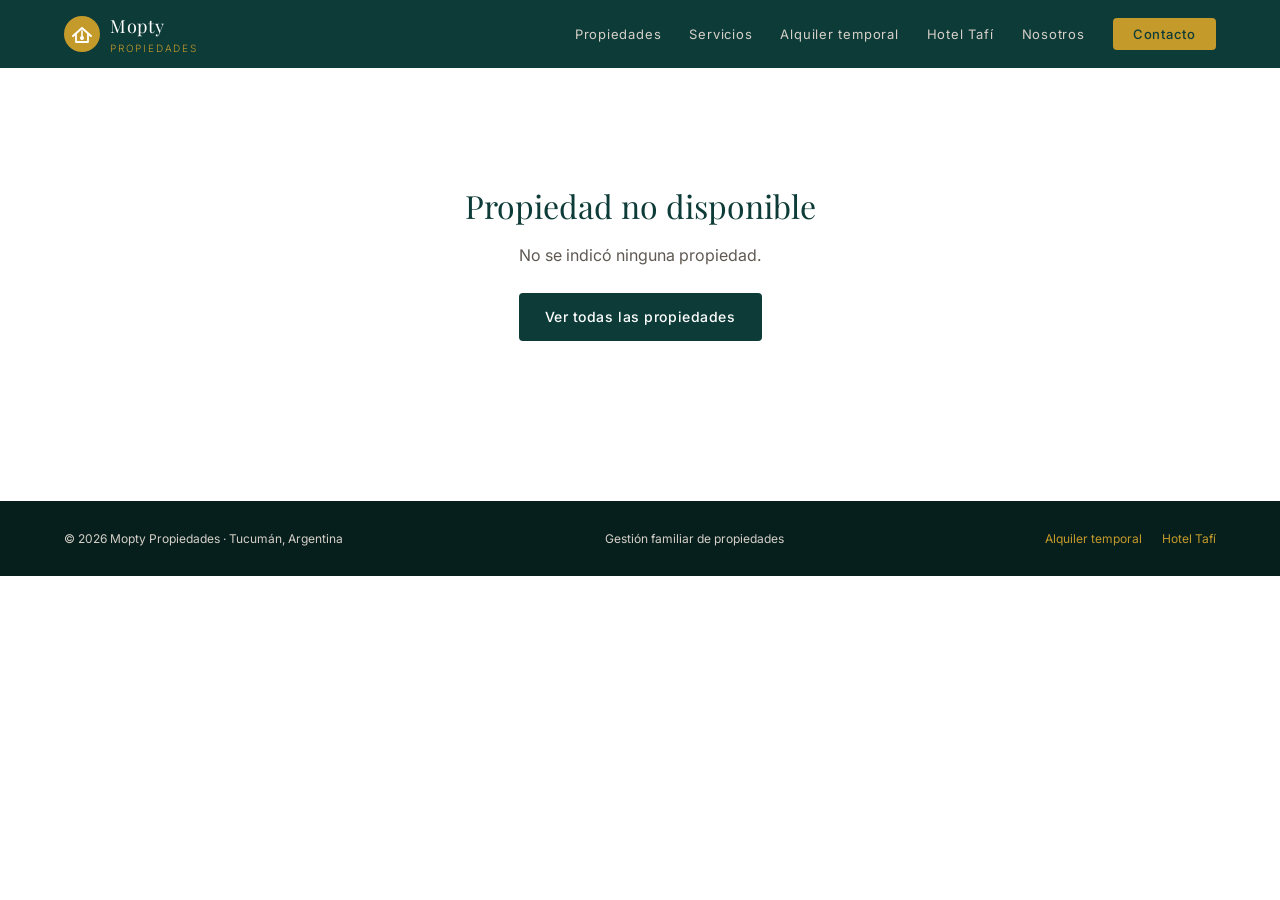
<file: propiedad.html>
<!DOCTYPE html>
<html lang="es">
<head>
  <meta charset="UTF-8">
  <meta name="viewport" content="width=device-width, initial-scale=1.0">
  <meta name="description" id="meta-desc" content="Ficha de propiedad — Mopty Propiedades, Tucumán.">

  <!-- Vista previa al compartir (genérica; ver nota en el chat) -->
  <meta property="og:type" content="website">
  <meta property="og:site_name" content="Mopty Propiedades">
  <meta property="og:title" id="og-title" content="Propiedad — Mopty Propiedades">
  <meta property="og:description" id="og-desc" content="Gestión, compraventa y alquileres en Tucumán.">
  <meta property="og:image" content="https://moptypropiedades.com/img/logo-og.jpg">

  <title>Propiedad — Mopty Propiedades</title>

  <link rel="preconnect" href="https://fonts.googleapis.com">
  <link rel="preconnect" href="https://fonts.gstatic.com" crossorigin>
  <link href="https://fonts.googleapis.com/css2?family=Playfair+Display:wght@400;500&family=Inter:wght@300;400;500&display=swap" rel="stylesheet">
  <link rel="stylesheet" href="css/style.css">

  <style>
  /* ---------- Ficha de propiedad (solo esta página) ---------- */
  .ficha-wrap { max-width: 1100px; margin: 0 auto; padding: 32px 5% 80px; }

  .ficha-volver { display: inline-flex; align-items: center; gap: 6px; color: var(--verde); text-decoration: none; font-size: 14px; margin-bottom: 22px; }
  .ficha-volver:hover { color: var(--gold); }

  /* Carrusel grande */
  .ficha-galeria {
    position: relative; background: var(--beige); border-radius: 8px; overflow: hidden;
    aspect-ratio: 3 / 2;       /* el marco define la proporción, en mobile y desktop */
    max-width: 760px;          /* tope de tamaño para que no quede inmensa */
    margin: 0 auto;            /* centrada */
  }
    .ficha-slides { display: flex; height: 100%; transition: transform 0.35s ease; }
    .ficha-slide {
    min-width: 100%;
    height: 100%;
    flex-shrink: 0;
    display: flex;
    align-items: center;
    justify-content: center;
    overflow: hidden;
    background: var(--beige);
  }
  .ficha-slides img {
    height: 100%;
    width: auto;
    max-width: none;
    display: block;
    cursor: zoom-in;
  }
  .ficha-slide-btn {
    position: absolute; top: 50%; transform: translateY(-50%);
    width: 46px; height: 46px; border: none; border-radius: 50%;
    background: rgba(13,59,56,0.72); color: #fff; font-size: 26px; line-height: 1;
    cursor: pointer; display: flex; align-items: center; justify-content: center;
    transition: background 0.2s;
  }
  .ficha-slide-btn:hover { background: var(--verde); }
  .ficha-slide-btn.prev { left: 14px; }
  .ficha-slide-btn.next { right: 14px; }
  .ficha-dots { position: absolute; bottom: 14px; left: 0; right: 0; display: flex; gap: 7px; justify-content: center; }
  .ficha-dot { width: 9px; height: 9px; border-radius: 50%; border: none; background: rgba(255,255,255,0.55); cursor: pointer; padding: 0; }
  .ficha-dot.active { background: var(--gold); }
  .ficha-contador { position: absolute; top: 14px; right: 16px; background: rgba(13,59,56,0.72); color: #fff; font-size: 12px; padding: 4px 10px; border-radius: 100px; }
  .ficha-sin-foto { height: 360px; display: flex; flex-direction: column; align-items: center; justify-content: center; gap: 12px; color: var(--gray); }
  .ficha-sin-foto svg { width: 54px; height: 54px; fill: var(--gray-lt); }

  /* Encabezado de la ficha */
  .ficha-head { margin: 28px 0 6px; }
  .ficha-tag { display: inline-block; background: var(--verde); color: #fff; font-size: 12px; letter-spacing: 0.08em; text-transform: uppercase; padding: 5px 12px; border-radius: 100px; margin-bottom: 12px; }
  .ficha-tipo { font-size: 13px; letter-spacing: 0.14em; text-transform: uppercase; color: var(--gold); }
  .ficha-dir { font-family: 'Playfair Display', serif; font-size: clamp(24px, 4vw, 36px); font-weight: 400; color: var(--verde); margin: 4px 0; }
  .ficha-ciudad { color: var(--gray); font-size: 15px; }
  .ficha-precio { font-family: 'Playfair Display', serif; font-size: 30px; color: var(--brown-txt); margin: 16px 0 4px; }
  .ficha-precio .ficha-periodo { font-family: 'Inter', sans-serif; font-size: 15px; color: var(--gray); }
  .ficha-credito { display: inline-block; background: var(--beige); color: var(--verde); font-size: 12px; font-weight: 500; padding: 4px 12px; border-radius: 100px; margin-top: 6px; }

  /* Grilla de características */
  .ficha-carac { display: grid; grid-template-columns: repeat(auto-fill, minmax(150px, 1fr)); gap: 14px; margin: 30px 0; padding: 26px 0; border-top: 1px solid var(--gray-lt); border-bottom: 1px solid var(--gray-lt); }
  .ficha-item { display: flex; flex-direction: column; gap: 3px; }
  .ficha-item .k { font-size: 12px; letter-spacing: 0.08em; text-transform: uppercase; color: var(--gray); }
  .ficha-item .v { font-size: 19px; color: var(--verde); font-weight: 500; }

  .ficha-desc-titulo, .ficha-mapa-titulo { font-family: 'Playfair Display', serif; font-size: 22px; color: var(--verde); margin: 30px 0 12px; font-weight: 400; }
  .ficha-desc { color: var(--brown-txt); font-size: 16px; line-height: 1.75; white-space: pre-line; }

  /* Mapa */
  .ficha-mapa-box { border-radius: 8px; overflow: hidden; border: 1px solid var(--gray-lt); }
  .ficha-mapa-box iframe { width: 100%; height: 340px; border: 0; display: block; }
  .ficha-mapa-link { display: inline-block; margin-top: 10px; color: var(--verde); font-size: 14px; text-decoration: none; }
  .ficha-mapa-link:hover { color: var(--gold); }

  /* Acciones */
  .ficha-acciones { display: flex; flex-wrap: wrap; gap: 12px; margin: 34px 0 0; }
  .ficha-compartir { display: flex; flex-wrap: wrap; gap: 10px; align-items: center; margin-top: 18px; padding-top: 18px; border-top: 1px dashed var(--gray-lt); }
  .ficha-compartir span.lbl { font-size: 13px; color: var(--gray); margin-right: 4px; }
  .btn-share { display: inline-flex; align-items: center; gap: 7px; background: var(--white); border: 1px solid var(--gray-lt); color: var(--verde); padding: 9px 16px; border-radius: 100px; font-size: 13.5px; cursor: pointer; font-family: inherit; text-decoration: none; transition: all 0.2s; }
  .btn-share:hover { border-color: var(--verde); }
  #copiado { font-size: 13px; color: var(--gold); opacity: 0; transition: opacity 0.2s; }
  #copiado.show { opacity: 1; }

  .ficha-error { text-align: center; padding: 80px 20px; }
  .ficha-error h1 { font-family: 'Playfair Display', serif; color: var(--verde); font-weight: 400; margin-bottom: 12px; }

  @media (max-width: 640px) {
    .ficha-carac { grid-template-columns: repeat(2, 1fr); }
  }
  </style>
</head>
<body>

<nav>
  <a href="index.html" class="nav-logo">
    <svg width="36" height="36" viewBox="0 0 36 36" fill="none">
      <circle cx="18" cy="18" r="18" fill="#C49A2A"/>
      <path d="M9 20L18 12L27 20" stroke="white" stroke-width="2" stroke-linecap="round" stroke-linejoin="round"/>
      <path d="M12 18V26H24V18" stroke="white" stroke-width="1.8" stroke-linecap="round" stroke-linejoin="round"/>
      <line x1="18" y1="15" x2="18" y2="23" stroke="white" stroke-width="1.6" stroke-linecap="round"/>
      <circle cx="18" cy="22" r="2" fill="white"/>
    </svg>
    <div class="nav-logo-text">Mopty<span>Propiedades</span></div>
  </a>
  <ul class="nav-links">
    <li><a href="index.html#propiedades">Propiedades</a></li>
    <li><a href="index.html#servicios">Servicios</a></li>
    <li><a href="departamentos/">Alquiler temporal</a></li>
    <li><a href="https://lavidalatafi.com.ar" target="_blank" rel="noopener">Hotel Tafí</a></li>
    <li><a href="index.html#nosotros">Nosotros</a></li>
    <li><a href="index.html#contacto" class="nav-cta">Contacto</a></li>
  </ul>
</nav>

<main class="ficha-wrap" id="ficha">
  <p style="color:var(--gray)">Cargando propiedad…</p>
</main>

<footer>
  <span>© <span id="anio">2025</span> Mopty Propiedades · Tucumán, Argentina</span>
  <span>Gestión familiar de propiedades</span>
  <div style="display:flex; gap:20px;">
    <a href="departamentos/">Alquiler temporal</a>
    <a href="https://lavidalatafi.com.ar" target="_blank" rel="noopener">Hotel Tafí</a>
  </div>
</footer>

<script>
/* =========================================================
   MOPTY PROPIEDADES — Ficha individual de propiedad
   Lee ?id=N de la URL y arma la vista desde propiedades.json
   ========================================================= */

const WHATSAPP = '5493815394603';
const norm = v => (v == null ? '' : String(v)).trim().toLowerCase();
const esc = v => (v == null ? '' : String(v))
  .replace(/&/g, '&amp;').replace(/</g, '&lt;').replace(/>/g, '&gt;').replace(/"/g, '&quot;');

document.getElementById('anio').textContent = new Date().getFullYear();

/* ---- Precio (misma lógica que la home) ---- */
function formatPrecio(p) {
  if (p.precioDetalle) return esc(p.precioDetalle);
  if (!p.precio) return 'Consultar precio';
  const acts = p.actividad || [];
  const alquiler = acts.length > 0 && acts.every(a => norm(a).indexOf('alquiler') === 0);
  const m = norm(p.moneda);
  const simbolo = (m === 'usd' || m === 'u$s' || m === 'dolares') ? 'USD ' : '$ ';
  return simbolo + p.precio.toLocaleString('es-AR') + (alquiler ? ' <span class="ficha-periodo">/ mes</span>' : '');
}

function mensajeWA(p) {
  const ref = [p.tipo, p.direccion, p.ciudad].filter(Boolean).join(' · ');
  return 'https://wa.me/' + WHATSAPP + '?text=' +
    encodeURIComponent('Hola Mopty, me interesa la propiedad: ' + ref + ' (' + location.href + '). ¿Me pasan más información?');
}

/* ---- Lista de características para la grilla ---- */
function caracteristicas(p) {
  const items = [];
  items.push(['Operación', (p.actividad || []).join(' · ') || '—']);
  items.push(['Tipo', p.tipo || '—']);
  if (p.dormitorios != null) items.push(['Dormitorios', p.dormitorios]);
  if (p.banos != null) items.push(['Baños', p.banos]);
  if (p.superficie) items.push(['Superficie', p.superficie + ' m²']);
  else if (p.superficieRango) items.push(['Superficie', p.superficieRango]);
  if (p.piso != null) items.push(['Piso', p.piso === 'PB' ? 'Planta baja' : p.piso]);
  if (p.piso != null) items.push(['Piso', p.piso]);
  if (p.ascensor === true) items.push(['Ascensor', 'Sí']);
  if (p.ascensor === false) items.push(['Ascensor', 'No']);
  if (p.cochera) items.push(['Cochera', 'Sí']);
  if (p.amoblado) items.push(['Amoblado', 'Sí']);
  if (p.expensas) items.push(['Expensas', '$ ' + Number(p.expensas).toLocaleString('es-AR')]);
  if (p.aptoCredito) items.push(['Crédito', 'Apto crédito']);
  return items;
}

/* ---- Render principal ---- */
async function cargar() {
  const cont = document.getElementById('ficha');
  const id = new URLSearchParams(location.search).get('id');

  if (!id) { return mostrarError(cont, 'No se indicó ninguna propiedad.'); }

  let props;
  try {
    const res = await fetch('data/propiedades.json');
    props = await res.json();
  } catch (e) {
    return mostrarError(cont, 'No se pudieron cargar los datos.');
  }

  const p = props.find(x => String(x.id) === String(id));
  if (!p) { return mostrarError(cont, 'No encontramos esta propiedad. Puede que ya no esté disponible.'); }

  // Título y meta para pestaña y compartir
  const titulo = [p.tipo, p.direccion].filter(Boolean).join(' — ') + ' | Mopty Propiedades';
  document.title = titulo;
  document.getElementById('og-title').setAttribute('content', titulo);
  const resumen = (p.descripcion || '').slice(0, 150);
  document.getElementById('og-desc').setAttribute('content', resumen);
  document.getElementById('meta-desc').setAttribute('content', resumen);

  const fotos = p.fotos || [];
  const galeria = fotos.length ? `
    <div class="ficha-galeria">
      <div class="ficha-slides" id="fslides">
                ${fotos.map((f, i) => `<div class="ficha-slide"><img src="${esc(f)}" alt="${esc(p.tipo)} en ${esc(p.direccion)} — foto ${i + 1}" ${i > 0 ? 'loading="lazy"' : ''} onclick="window.open('${esc(f)}','_blank')"></div>`).join('')}
      </div>
      ${fotos.length > 1 ? `
        <button type="button" class="ficha-slide-btn prev" aria-label="Foto anterior" onclick="slide(-1)">&#8249;</button>
        <button type="button" class="ficha-slide-btn next" aria-label="Foto siguiente" onclick="slide(1)">&#8250;</button>
        <span class="ficha-contador"><span id="fnum">1</span> / ${fotos.length}</span>
        <div class="ficha-dots" id="fdots">
          ${fotos.map((_, i) => `<button type="button" class="ficha-dot ${i === 0 ? 'active' : ''}" aria-label="Foto ${i + 1}" onclick="slide(0,${i})"></button>`).join('')}
        </div>
      ` : ''}
    </div>` : `
    <div class="ficha-galeria"><div class="ficha-sin-foto">
      <svg viewBox="0 0 24 24" aria-hidden="true"><path d="M3 9L12 3L21 9V21H15V15H9V21H3V9Z"/></svg>
      <span>Fotos en preparación</span>
    </div></div>`;

  const carac = caracteristicas(p);
  const mapaEmbed = (p.direccion || p.ciudad) ? `
    <h2 class="ficha-mapa-titulo">Ubicación</h2>
    <div class="ficha-mapa-box">
      <iframe loading="lazy" referrerpolicy="no-referrer-when-downgrade"
        src="https://maps.google.com/maps?q=${encodeURIComponent([p.direccion, p.ciudad].filter(Boolean).join(', '))}&z=15&output=embed"></iframe>
    </div>
    ${p.mapa ? `<a class="ficha-mapa-link" href="${esc(p.mapa)}" target="_blank" rel="noopener">📍 Abrir ubicación exacta en Google Maps</a>` : ''}
  ` : (p.mapa ? `
    <h2 class="ficha-mapa-titulo">Ubicación</h2>
    <a class="ficha-mapa-link" href="${esc(p.mapa)}" target="_blank" rel="noopener">📍 Ver en Google Maps</a>` : '');

  cont.innerHTML = `
    <a class="ficha-volver" href="index.html#propiedades">&#8249; Volver a las propiedades</a>
    ${galeria}
    <div class="ficha-head">
      <div class="ficha-tipo">${esc(p.tipo || '')}</div>
      <h1 class="ficha-dir">${esc(p.direccion || 'Propiedad')}</h1>
      <div class="ficha-ciudad">${p.barrio ? esc(p.barrio) + ' · ' : ''}${esc(p.ciudad || '')}</div>
      <div class="ficha-precio">${formatPrecio(p)}</div>
    </div>

    <div class="ficha-carac">
      ${carac.map(([k, v]) => `<div class="ficha-item"><span class="k">${esc(k)}</span><span class="v">${esc(v)}</span></div>`).join('')}
    </div>

    ${p.descripcion ? `<h2 class="ficha-desc-titulo">Descripción</h2><p class="ficha-desc">${esc(p.descripcion)}</p>` : ''}

    ${mapaEmbed}

    <div class="ficha-acciones">
      <a class="btn btn-gold" href="${mensajeWA(p)}" target="_blank" rel="noopener">Consultar por WhatsApp</a>
      <a class="btn btn-outline-verde" href="index.html#propiedades">Ver otras propiedades</a>
    </div>

    <div class="ficha-compartir">
      <span class="lbl">Compartir esta ficha:</span>
      <a class="btn-share" href="https://wa.me/?text=${encodeURIComponent(p.tipo + ' — ' + p.direccion + ': ')}${encodeURIComponent(location.href)}" target="_blank" rel="noopener">WhatsApp</a>
      <button type="button" class="btn-share" onclick="copiarLink()">Copiar link</button>
      <span id="copiado">¡Link copiado!</span>
    </div>
  `;
}

function mostrarError(cont, msg) {
  cont.innerHTML = `<div class="ficha-error">
    <h1>Propiedad no disponible</h1>
    <p style="color:var(--gray); margin-bottom:24px;">${esc(msg)}</p>
    <a class="btn btn-verde" href="index.html#propiedades">Ver todas las propiedades</a>
  </div>`;
}

/* ---- Carrusel ---- */
let _i = 0;
function slide(dir, goTo) {
  const slides = document.getElementById('fslides');
  if (!slides) return;
  const total = slides.children.length;
  _i = (goTo !== undefined) ? goTo : (_i + dir + total) % total;
  slides.style.transform = 'translateX(-' + (_i * 100) + '%)';
  const num = document.getElementById('fnum');
  if (num) num.textContent = _i + 1;
  document.querySelectorAll('#fdots .ficha-dot').forEach((d, k) => d.classList.toggle('active', k === _i));
}
// Swipe táctil
document.addEventListener('touchstart', e => { window._x0 = e.touches[0].clientX; }, { passive: true });
document.addEventListener('touchend', e => {
  if (window._x0 == null || !document.getElementById('fslides')) return;
  const dx = e.changedTouches[0].clientX - window._x0;
  if (Math.abs(dx) > 40) slide(dx < 0 ? 1 : -1);
  window._x0 = null;
});
// Flechas del teclado
document.addEventListener('keydown', e => {
  if (e.key === 'ArrowLeft') slide(-1);
  if (e.key === 'ArrowRight') slide(1);
});

/* ---- Copiar link ---- */
function copiarLink() {
  navigator.clipboard.writeText(location.href).then(() => {
    const c = document.getElementById('copiado');
    c.classList.add('show');
    setTimeout(() => c.classList.remove('show'), 2000);
  });
}

cargar();
</script>
</body>
</html>
</file>
<file: css/style.css>
*, *::before, *::after { box-sizing: border-box; margin: 0; padding: 0; }

:root {
  --verde:     #0D3B38;
  --verde-lt:  #145550;
  --gold:      #C49A2A;
  --gold-lt:   #E8C55A;
  --beige:     #F5F0E8;
  --white:     #FFFFFF;
  --gray:      #5F5952;
  --gray-lt:   #D6D0C8;
  --brown-txt: #2A1A0E;
}

html { scroll-behavior: smooth; }
body { font-family: 'Inter', sans-serif; font-weight: 400; color: var(--brown-txt); background: var(--white); line-height: 1.6; }

/* NAV */
nav {
  position: sticky; top: 0; z-index: 100;
  background: var(--verde);
  display: flex; align-items: center; justify-content: space-between;
  padding: 0 5%; height: 68px;
}
.nav-logo { display: flex; align-items: center; gap: 10px; text-decoration: none; }
.nav-logo-text { font-family: 'Playfair Display', serif; font-size: 18px; color: var(--white); letter-spacing: 0.04em; }
.nav-logo-text span { display: block; font-family: 'Inter', sans-serif; font-size: 10px; font-weight: 300; letter-spacing: 0.18em; color: var(--gold); text-transform: uppercase; }
.nav-links { display: flex; gap: 28px; list-style: none; }
.nav-links a { text-decoration: none; color: var(--gray-lt); font-size: 13px; letter-spacing: 0.06em; transition: color 0.2s; }
.nav-links a:hover { color: var(--gold); }
.nav-cta { background: var(--gold) !important; color: var(--verde) !important; font-weight: 500 !important; padding: 8px 20px !important; border-radius: 4px; }
.nav-cta:hover { background: var(--gold-lt) !important; }

/* BOTONES */
.btn { display: inline-block; text-decoration: none; padding: 13px 26px; font-size: 14px; letter-spacing: 0.04em; border-radius: 4px; transition: all 0.2s; font-weight: 500; cursor: pointer; border: none; font-family: inherit; }
.btn-gold { background: var(--gold); color: var(--verde); }
.btn-gold:hover { background: var(--gold-lt); }
.btn-outline { border: 1px solid rgba(255,255,255,0.3); color: var(--white); background: transparent; }
.btn-outline:hover { border-color: var(--gold); color: var(--gold); }
.btn-verde { background: var(--verde); color: var(--white); }
.btn-verde:hover { background: var(--verde-lt); }
.btn-outline-verde { border: 1px solid var(--gray-lt); color: var(--verde); background: transparent; }
.btn-outline-verde:hover { border-color: var(--verde); }

/* LABELS */
.eyebrow { font-size: 11px; letter-spacing: 0.22em; text-transform: uppercase; color: var(--gold); margin-bottom: 12px; display: block; }

/* HERO */
.hero { background: var(--verde); color: var(--white); padding: 80px 5% 90px; display: grid; grid-template-columns: 1fr 1fr; gap: 60px; align-items: center; }
.hero h1 { font-family: 'Playfair Display', serif; font-size: clamp(28px, 3.5vw, 48px); font-weight: 400; line-height: 1.2; margin-bottom: 20px; }
.hero-sub { font-size: 15px; color: var(--gray-lt); font-weight: 300; line-height: 1.8; margin-bottom: 32px; max-width: 440px; }
.hero-actions { display: flex; gap: 12px; flex-wrap: wrap; }
.hero-stats { display: grid; grid-template-columns: 1fr 1fr; gap: 12px; }
.stat-card { background: rgba(255,255,255,0.06); border: 1px solid rgba(255,255,255,0.1); border-radius: 8px; padding: 24px; }
.stat-card.accent { background: rgba(196,154,42,0.1); border-color: rgba(196,154,42,0.25); }
.stat-num { font-family: 'Playfair Display', serif; font-size: 34px; color: var(--gold); line-height: 1; margin-bottom: 6px; }
.stat-label { font-size: 12px; color: var(--gray-lt); letter-spacing: 0.08em; }

/* FILTROS Y PROPIEDADES */
.propiedades-section { padding: 72px 5%; }
.section-header { margin-bottom: 32px; }
.section-header h2 { font-family: 'Playfair Display', serif; font-size: 30px; font-weight: 400; }

.filtros { display: flex; flex-direction: column; gap: 14px; margin-bottom: 18px; }
.filtro-grupo { display: flex; align-items: baseline; gap: 14px; flex-wrap: wrap; }
.filtro-label { font-size: 11px; letter-spacing: 0.16em; text-transform: uppercase; color: var(--gray); min-width: 76px; }
.filtro-row { display: flex; gap: 8px; flex-wrap: wrap; }
.filtro-btn { background: var(--white); border: 1px solid var(--gray-lt); color: var(--gray); padding: 8px 18px; border-radius: 100px; font-size: 13.5px; cursor: pointer; transition: all 0.2s; font-family: inherit; }
.filtro-btn:hover { border-color: var(--verde); color: var(--verde); }
.filtro-btn.active { background: var(--verde); color: var(--white); border-color: var(--verde); }
.filtro-reset { align-self: flex-start; background: none; border: none; color: var(--gold); font-family: inherit; font-size: 13px; cursor: pointer; padding: 0; text-decoration: underline; text-underline-offset: 3px; }
.filtro-reset:hover { color: var(--verde); }

.prop-count { font-size: 13px; letter-spacing: 0.06em; color: var(--gray); margin-bottom: 20px; }

.propiedades-grid { display: grid; grid-template-columns: repeat(auto-fill, minmax(300px, 1fr)); gap: 28px; align-items: stretch; }

.prop-card {
  background: var(--white); border: 1px solid var(--gray-lt); border-radius: 8px;
  overflow: hidden; display: flex; flex-direction: column;
  transition: border-color 0.2s, transform 0.15s, box-shadow 0.2s;
}
.prop-card:hover { border-color: var(--gold); transform: translateY(-2px); box-shadow: 0 8px 24px rgba(13,59,56,0.08); }
.prop-card.no-disponible { opacity: 0.72; }

/* Imagen de portada: 4:3 horizontal, recorte uniforme */
.prop-card-img {
  aspect-ratio: 4 / 3;
  background: var(--beige);
  position: relative;
  overflow: hidden;
}
.prop-slides { display: flex; width: 100%; height: 100%; transition: transform 0.35s ease; }
.prop-slides img {
  min-width: 100%; width: 100%; height: 100%;
  object-fit: cover; object-position: center;
  background: var(--beige); flex-shrink: 0; display: block;
}
.prop-sin-foto {
  position: absolute; inset: 0; display: flex; flex-direction: column;
  align-items: center; justify-content: center; gap: 10px; background: var(--beige);
}
.prop-sin-foto svg { width: 40px; height: 40px; stroke: var(--gray-lt); fill: none; stroke-width: 1.2; }
.prop-sin-foto span { font-size: 12px; letter-spacing: 0.1em; text-transform: uppercase; color: var(--gray); }

.prop-tag {
  position: absolute; top: 12px; left: 12px; background: var(--verde); color: var(--white);
  font-size: 10px; letter-spacing: 0.12em; text-transform: uppercase;
  padding: 5px 10px; border-radius: 2px;
}
.prop-estado {
  position: absolute; top: 12px; right: 12px; background: var(--brown-txt); color: var(--white);
  font-size: 10px; letter-spacing: 0.12em; text-transform: uppercase; padding: 5px 10px; border-radius: 2px;
}
.prop-fotos {
  position: absolute; bottom: 12px; right: 12px; background: rgba(0,0,0,0.55); color: #fff;
  font-size: 11px; letter-spacing: 0.06em; padding: 4px 9px; border-radius: 100px;
}

.prop-slide-btn {
  position: absolute; top: 50%; transform: translateY(-50%);
  background: rgba(0,0,0,0.45); border: none; color: white;
  width: 40px; height: 40px; border-radius: 50%; cursor: pointer;
  font-size: 20px; line-height: 1; display: flex; align-items: center; justify-content: center;
  transition: background 0.2s; z-index: 2;
}
.prop-slide-btn:hover { background: rgba(0,0,0,0.7); }
.prop-slide-btn.prev { left: 8px; }
.prop-slide-btn.next { right: 8px; }
.prop-slide-dots {
  position: absolute; bottom: 14px; left: 50%; transform: translateX(-50%);
  display: flex; gap: 6px; z-index: 2;
}
.prop-slide-dot {
  width: 7px; height: 7px; border-radius: 50%;
  background: rgba(255,255,255,0.55); border: none; padding: 0; cursor: pointer;
  transition: background 0.2s, transform 0.2s;
}
.prop-slide-dot.active { background: var(--gold); transform: scale(1.25); }

.prop-card-body { padding: 22px; display: flex; flex-direction: column; flex: 1; }
.prop-tipo { font-size: 11px; letter-spacing: 0.14em; text-transform: uppercase; color: var(--gold); margin-bottom: 6px; }
.prop-direccion { font-family: 'Playfair Display', serif; font-size: 20px; font-weight: 400; line-height: 1.25; margin-bottom: 4px; }
.prop-ciudad { font-size: 14px; color: var(--gray); margin-bottom: 12px; }
.prop-precio { font-size: 22px; font-weight: 500; color: var(--verde); line-height: 1.2; }
.prop-precio .prop-periodo { font-size: 14px; font-weight: 400; color: var(--gray); }
.prop-credito { display: inline-block; margin-top: 8px; font-size: 11px; letter-spacing: 0.1em; text-transform: uppercase; color: var(--verde); background: rgba(13,59,56,0.08); padding: 4px 10px; border-radius: 3px; }

.prop-chips { display: flex; flex-wrap: wrap; gap: 6px; margin-top: 14px; }
.prop-chip { font-size: 12.5px; color: var(--brown-txt); background: var(--beige); border-radius: 4px; padding: 5px 10px; }

.prop-desc {
  font-size: 14px; color: var(--gray); margin-top: 14px; line-height: 1.65;
  display: -webkit-box; -webkit-line-clamp: 3; -webkit-box-orient: vertical; overflow: hidden;
}

.prop-actions { display: flex; flex-direction: column; gap: 8px; margin-top: auto; padding-top: 18px; }
.prop-cta {
  display: block; text-align: center; background: var(--verde); color: var(--white);
  font-size: 14px; font-weight: 500; padding: 13px; border-radius: 4px;
  text-decoration: none; transition: background 0.2s;
}
.prop-cta:hover { background: var(--gold); color: var(--verde); }
.prop-mapa {
  display: block; text-align: center; font-size: 13px; color: var(--verde);
  text-decoration: none; padding: 9px; border: 1px solid var(--gray-lt); border-radius: 4px;
  transition: border-color 0.2s, color 0.2s;
}
.prop-mapa:hover { border-color: var(--verde); color: var(--verde-lt); }

.prop-empty {
  grid-column: 1 / -1; text-align: center; background: var(--beige);
  border-radius: 8px; padding: 56px 24px;
}
.prop-empty p { font-size: 15px; color: var(--gray); margin-bottom: 20px; }
.prop-empty-actions { display: flex; gap: 12px; justify-content: center; flex-wrap: wrap; }
.prop-direccion a { color: inherit; text-decoration: none; }
.prop-direccion a:hover { color: var(--gold); }
.prop-cta-ficha { background: var(--verde); color: #fff; }
.prop-cta-ficha:hover { background: var(--verde-lt); }
/* SERVICIOS */
.servicios { background: var(--beige); padding: 72px 5%; }
.servicios-grid { display: grid; grid-template-columns: repeat(auto-fit, minmax(220px, 1fr)); gap: 20px; margin-top: 36px; }
.servicio-item { background: var(--white); border: 1px solid var(--gray-lt); border-radius: 8px; padding: 28px 24px; }
.servicio-icon { width: 40px; height: 40px; background: rgba(13,59,56,0.08); border-radius: 8px; display: flex; align-items: center; justify-content: center; margin-bottom: 16px; }
.servicio-icon svg { width: 20px; height: 20px; stroke: var(--verde); fill: none; stroke-width: 1.6; stroke-linecap: round; stroke-linejoin: round; }
.servicio-item h3 { font-size: 15px; font-weight: 500; margin-bottom: 8px; color: var(--brown-txt); }
.servicio-item p { font-size: 14px; color: var(--gray); line-height: 1.7; }

/* ALQUILERES TEMPORALES */
.temporales-section { padding: 72px 5%; }
.temp-cards { display: grid; grid-template-columns: 1fr 1fr; gap: 20px; margin-top: 32px; }
.temp-card { background: var(--white); border: 1px solid var(--gray-lt); border-radius: 8px; overflow: hidden; text-decoration: none; color: inherit; transition: border-color 0.2s, transform 0.15s; display: block; }
.temp-card:hover { border-color: var(--gold); transform: translateY(-2px); }
.temp-card-header { height: 160px; background: var(--verde); display: flex; align-items: flex-end; padding: 20px; }
.temp-card-header.tafi { background: #0D3B38; }
.temp-card-header span { font-size: 10px; letter-spacing: 0.18em; text-transform: uppercase; color: var(--gold); background: rgba(196,154,42,0.15); padding: 4px 10px; border-radius: 2px; }
.temp-card-body { padding: 24px; }
.temp-card-body h3 { font-family: 'Playfair Display', serif; font-size: 20px; font-weight: 400; margin-bottom: 8px; }
.temp-card-body p { font-size: 14px; color: var(--gray); line-height: 1.7; margin-bottom: 16px; }
.temp-link { font-size: 13px; font-weight: 500; color: var(--gold); }

/* ABOUT */
.about { padding: 72px 5%; display: grid; grid-template-columns: 1fr 1fr; gap: 80px; align-items: center; }
.about h2 { font-family: 'Playfair Display', serif; font-size: 28px; font-weight: 400; line-height: 1.3; margin-bottom: 16px; }
.about p { font-size: 15px; color: var(--gray); line-height: 1.8; margin-bottom: 14px; }
.valores { display: flex; flex-direction: column; gap: 18px; }
.valor { display: flex; gap: 14px; align-items: flex-start; }
.valor-dot { width: 6px; height: 6px; background: var(--gold); border-radius: 50%; margin-top: 7px; flex-shrink: 0; }
.valor-text strong { display: block; font-size: 14px; font-weight: 500; margin-bottom: 3px; }
.valor-text p { font-size: 14px; color: var(--gray); margin: 0; }

/* CONTACT CTA */
.contact-cta { background: var(--verde); color: var(--white); padding: 72px 5%; text-align: center; }
.contact-cta h2 { font-family: 'Playfair Display', serif; font-size: 30px; font-weight: 400; margin-bottom: 12px; }
.contact-cta p { font-size: 15px; color: var(--gray-lt); font-weight: 300; margin-bottom: 32px; max-width: 440px; margin-left: auto; margin-right: auto; }
.contact-btns { display: flex; justify-content: center; gap: 14px; flex-wrap: wrap; }

/* FOOTER */
footer { background: #061F1D; color: var(--gray-lt); padding: 28px 5%; display: flex; justify-content: space-between; align-items: center; font-size: 12px; }
footer a { color: var(--gold); text-decoration: none; }

/* MOBILE */
@media (max-width: 768px) {
  .hero { grid-template-columns: 1fr; padding: 56px 5%; gap: 36px; }
  .about { grid-template-columns: 1fr; gap: 36px; }
  .temp-cards { grid-template-columns: 1fr; }
  .nav-links { display: none; }
  footer { flex-direction: column; gap: 10px; text-align: center; }
  .propiedades-grid { grid-template-columns: 1fr; gap: 22px; }
  .filtro-grupo { flex-direction: column; align-items: flex-start; gap: 8px; }
  .filtro-label { min-width: 0; }
  .prop-slide-btn { width: 44px; height: 44px; }
}
</file>
